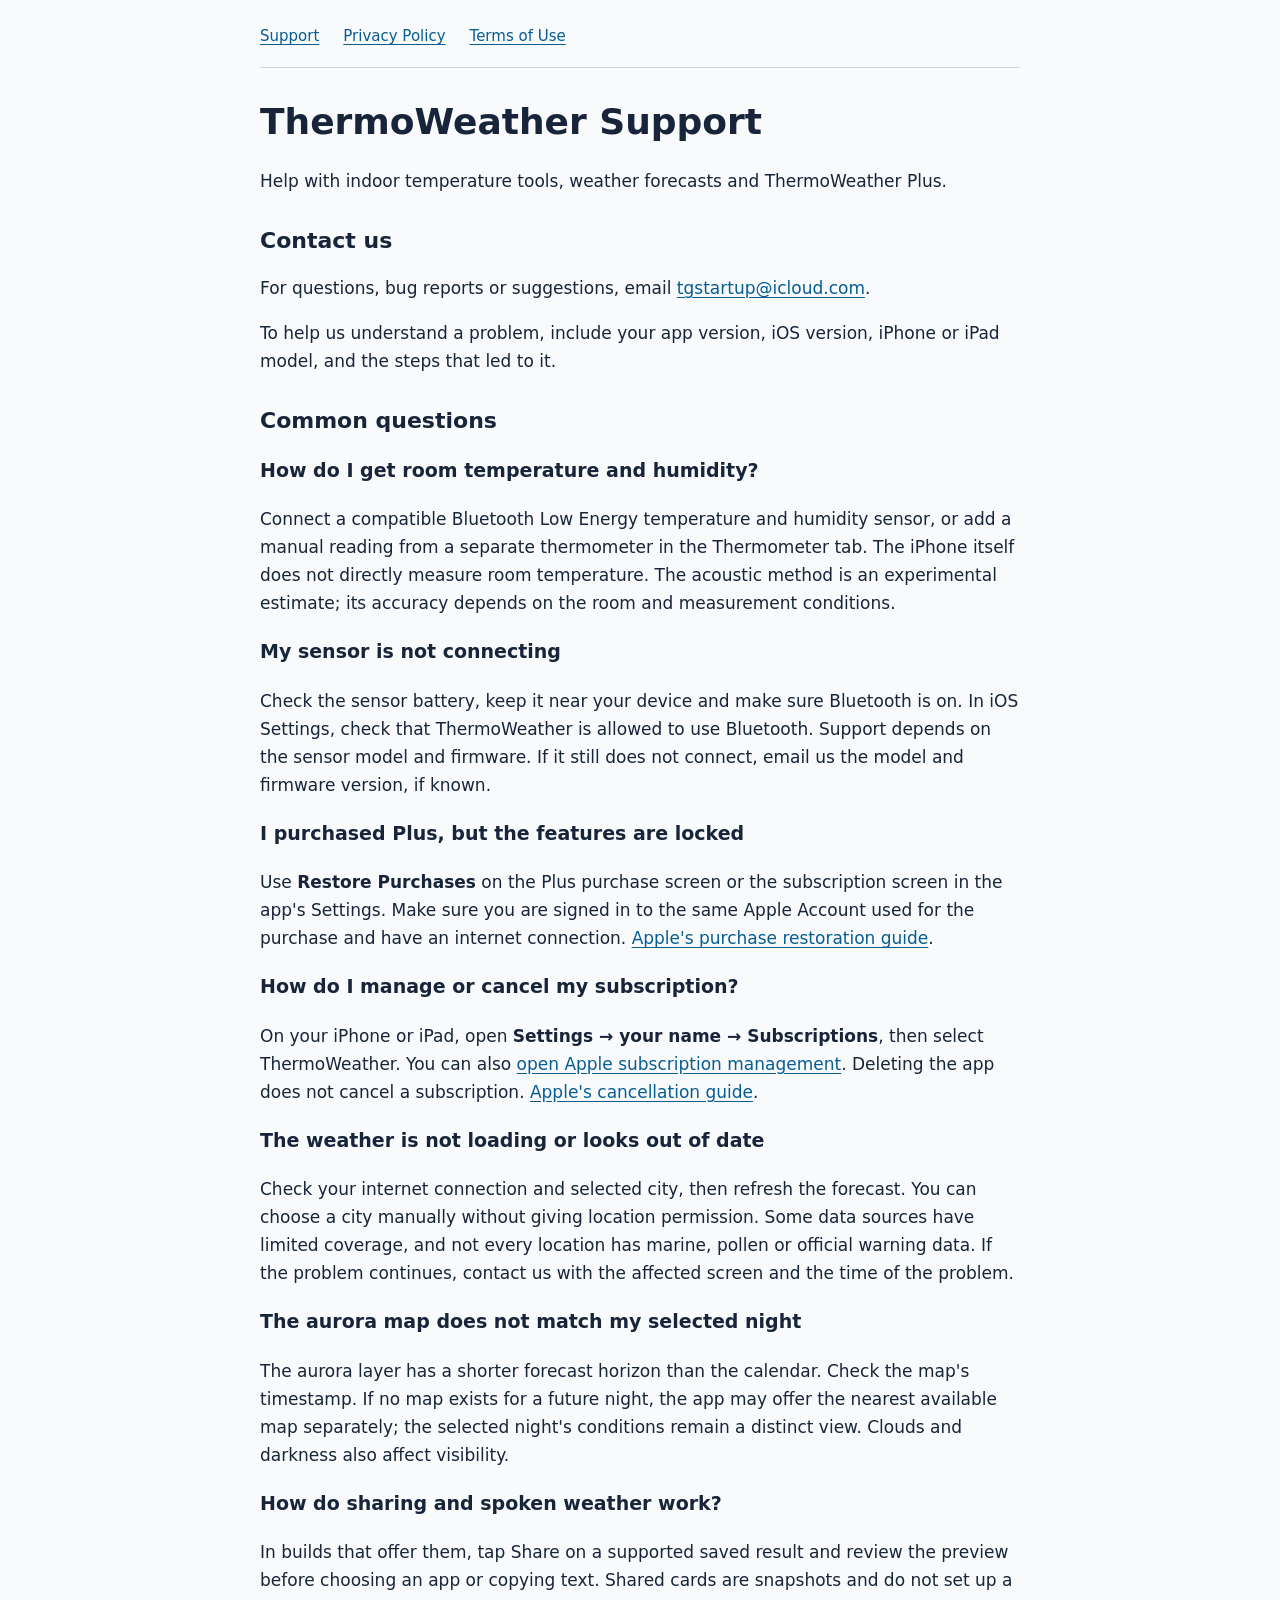
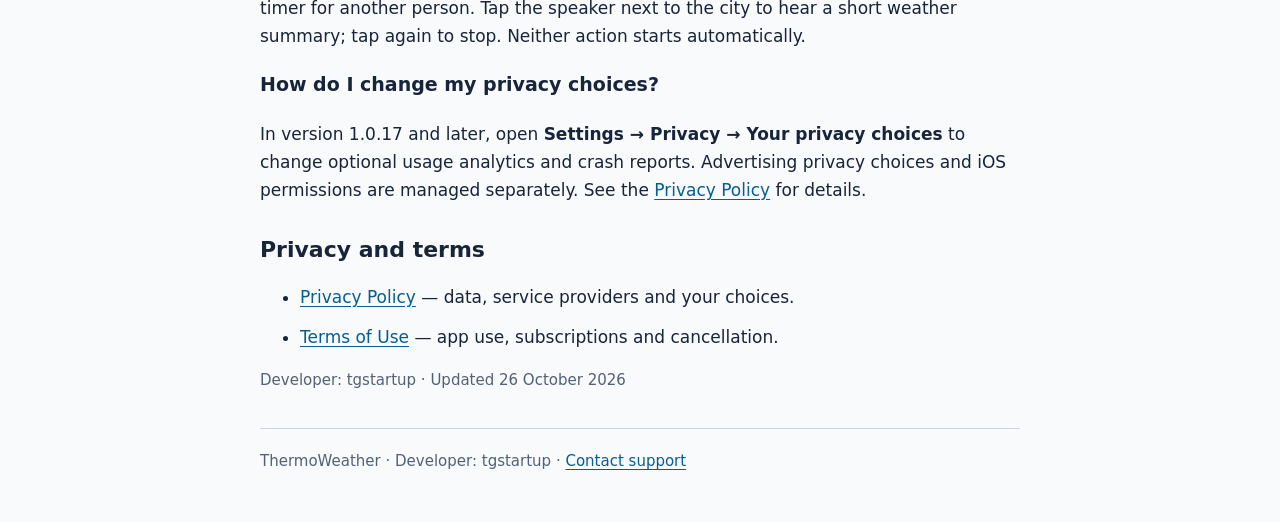
<file: index.html>
<!DOCTYPE html>
<html lang="en">
<head>
<meta charset="utf-8">
<meta name="viewport" content="width=device-width,initial-scale=1">
<meta name="description" content="ThermoWeather support: contact us, restore Plus purchases, manage subscriptions, and get help with sensors and weather.">
<meta name="referrer" content="strict-origin-when-cross-origin">
<title>ThermoWeather — Support</title>
<link rel="canonical" href="https://mig4486.github.io/thermoweather-legal/">
<style>*{box-sizing:border-box}html{color-scheme:light dark}body{font-family:system-ui,-apple-system,BlinkMacSystemFont,"Segoe UI",sans-serif;max-width:800px;margin:0 auto;padding:24px 20px 48px;line-height:1.65;font-size:17px;color:#17243a;background:#f8fafc;overflow-wrap:anywhere}header,footer{font-size:15px}header{border-bottom:1px solid #cbd5e1;padding-bottom:18px}nav{display:flex;flex-wrap:wrap;gap:12px 24px}a{color:#075d92;text-underline-offset:3px}a:focus-visible{outline:3px solid #075d92;outline-offset:4px}h1{font-size:clamp(26px,6vw,36px);line-height:1.2;margin-top:32px}h2{font-size:22px;line-height:1.3;margin-top:32px}h3{font-size:19px}.meta{font-size:15px;color:#526177}.warn{padding:16px;border-left:4px solid #a66b00;background:#fff4d6;margin:24px 0}footer{border-top:1px solid #cbd5e1;margin-top:36px;padding-top:20px;color:#526177}li{margin:12px 0}@media(prefers-color-scheme:dark){body{background:#0b1220;color:#f4f7fb}a{color:#7fd4ff}.meta,footer{color:#aab8ca}header,footer{border-color:#38485f}.warn{background:#302b22;border-color:#ffc24b}a:focus-visible{outline-color:#7fd4ff}}@media print{body{max-width:none;background:#fff;color:#000;font-size:11pt}header,footer{display:none}a{color:inherit}h2{break-after:avoid}}</style>
</head>
<body>
<header><nav aria-label="Support and legal documents"><a href="./" aria-current="page">Support</a><a href="privacy_policy.html">Privacy Policy</a><a href="terms_of_use.html">Terms of Use</a></nav></header>
<main>
<h1>ThermoWeather Support</h1>
<p>Help with indoor temperature tools, weather forecasts and ThermoWeather Plus.</p>

<section aria-labelledby="contact">
<h2 id="contact">Contact us</h2>
<p>For questions, bug reports or suggestions, email
<a href="mailto:tgstartup@icloud.com?subject=ThermoWeather%20Support">tgstartup@icloud.com</a>.</p>
<p>To help us understand a problem, include your app version, iOS version,
iPhone or iPad model, and the steps that led to it.</p>
</section>

<section aria-labelledby="help">
<h2 id="help">Common questions</h2>

<h3>How do I get room temperature and humidity?</h3>
<p>Connect a compatible Bluetooth Low Energy temperature and humidity sensor,
or add a manual reading from a separate thermometer in the Thermometer tab.
The iPhone itself does not directly measure room temperature. The acoustic
method is an experimental estimate; its accuracy depends on the room and
measurement conditions.</p>

<h3>My sensor is not connecting</h3>
<p>Check the sensor battery, keep it near your device and make sure Bluetooth
is on. In iOS Settings, check that ThermoWeather is allowed to use Bluetooth.
Support depends on the sensor model and firmware. If it still does not
connect, email us the model and firmware version, if known.</p>

<h3>I purchased Plus, but the features are locked</h3>
<p>Use <b>Restore Purchases</b> on the Plus purchase screen or the subscription
screen in the app's Settings. Make sure you are signed in to the same Apple
Account used for the purchase and have an internet connection.
<a href="https://support.apple.com/en-us/108096">Apple's purchase restoration guide</a>.</p>

<h3>How do I manage or cancel my subscription?</h3>
<p>On your iPhone or iPad, open <b>Settings → your name → Subscriptions</b>,
then select ThermoWeather. You can also
<a href="https://apps.apple.com/account/subscriptions">open Apple subscription management</a>.
Deleting the app does not cancel a subscription.
<a href="https://support.apple.com/en-us/118428">Apple's cancellation guide</a>.</p>

<h3>The weather is not loading or looks out of date</h3>
<p>Check your internet connection and selected city, then refresh the forecast.
You can choose a city manually without giving location permission.
Some data sources have limited coverage, and not every location has marine,
pollen or official warning data. If the problem continues, contact us with
the affected screen and the time of the problem.</p>

<h3>The aurora map does not match my selected night</h3>
<p>The aurora layer has a shorter forecast horizon than the calendar. Check the
map's timestamp. If no map exists for a future night, the app may offer the nearest
available map separately; the selected night's conditions remain a distinct view.
Clouds and darkness also affect visibility.</p>

<h3>How do sharing and spoken weather work?</h3>
<p>In builds that offer them, tap Share on a supported saved result and review the
preview before choosing an app or copying text. Shared cards are snapshots and do
not set up a timer for another person. Tap the speaker next to the city to hear a
short weather summary; tap again to stop. Neither action starts automatically.</p>

<h3>How do I change my privacy choices?</h3>
<p>In version 1.0.17 and later, open <b>Settings → Privacy → Your privacy choices</b>
to change optional usage analytics and crash reports. Advertising privacy
choices and iOS permissions are managed separately.
See the <a href="privacy_policy.html">Privacy Policy</a> for details.</p>
</section>

<section aria-labelledby="legal">
<h2 id="legal">Privacy and terms</h2>
<ul>
<li><a href="privacy_policy.html">Privacy Policy</a> — data, service providers and your choices.</li>
<li><a href="terms_of_use.html">Terms of Use</a> — app use, subscriptions and cancellation.</li>
</ul>
<p class="meta">Developer: tgstartup · Updated 26 October 2026</p>
</section>
</main>
<footer>ThermoWeather · Developer: tgstartup · <a href="mailto:tgstartup@icloud.com">Contact support</a></footer>
</body>
</html>
</file>
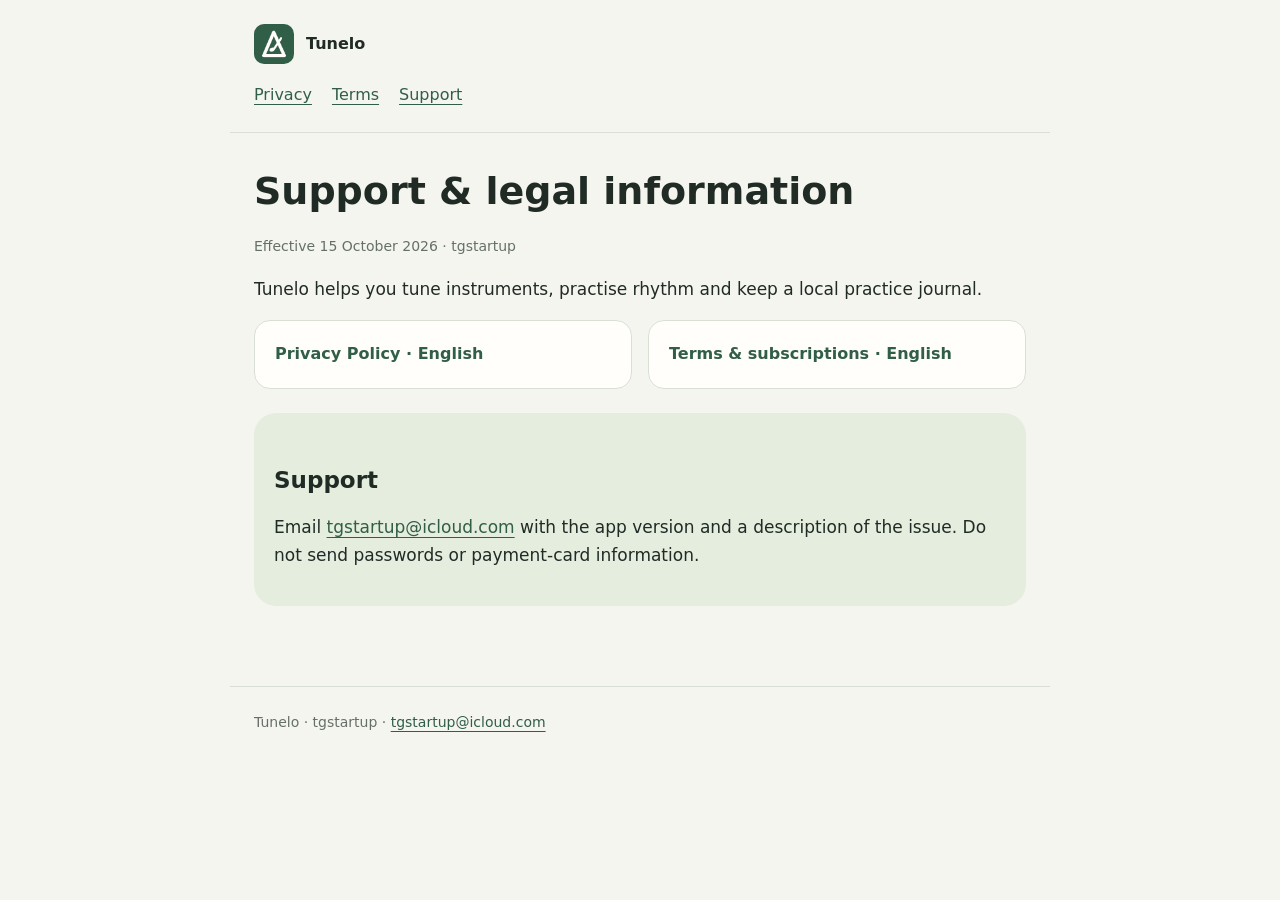
<file: tuner/index.html>
<!doctype html>
<html lang="en"><head><meta charset="utf-8"><meta name="viewport" content="width=device-width, initial-scale=1"><meta name="color-scheme" content="light dark"><title>Support &amp; legal information · Tunelo</title><link rel="stylesheet" href="styles.css"><link rel="icon" href="icon.png"></head>
<body><header><a class="brand" href=""><img src="icon.png" alt="">Tunelo</a><nav aria-label="Navigation"><a href="privacy/">Privacy</a><a href="terms/">Terms</a><a href="mailto:tgstartup@icloud.com">Support</a></nav></header>
<main><h1>Support &amp; legal information</h1><p class="meta">Effective 15 October 2026 · tgstartup</p>
<p>Tunelo helps you tune instruments, practise rhythm and keep a local practice journal.</p>
<div class="links"><a href="privacy/">Privacy Policy · English</a><a href="terms/">Terms &amp; subscriptions · English</a></div>
<section class="card"><h2>Support</h2><p>Email <a href="mailto:tgstartup@icloud.com">tgstartup@icloud.com</a> with the app version and a description of the issue. Do not send passwords or payment-card information.</p></section>
</main>
<footer>Tunelo · tgstartup · <a href="mailto:tgstartup@icloud.com">tgstartup@icloud.com</a></footer></body></html>
</file>
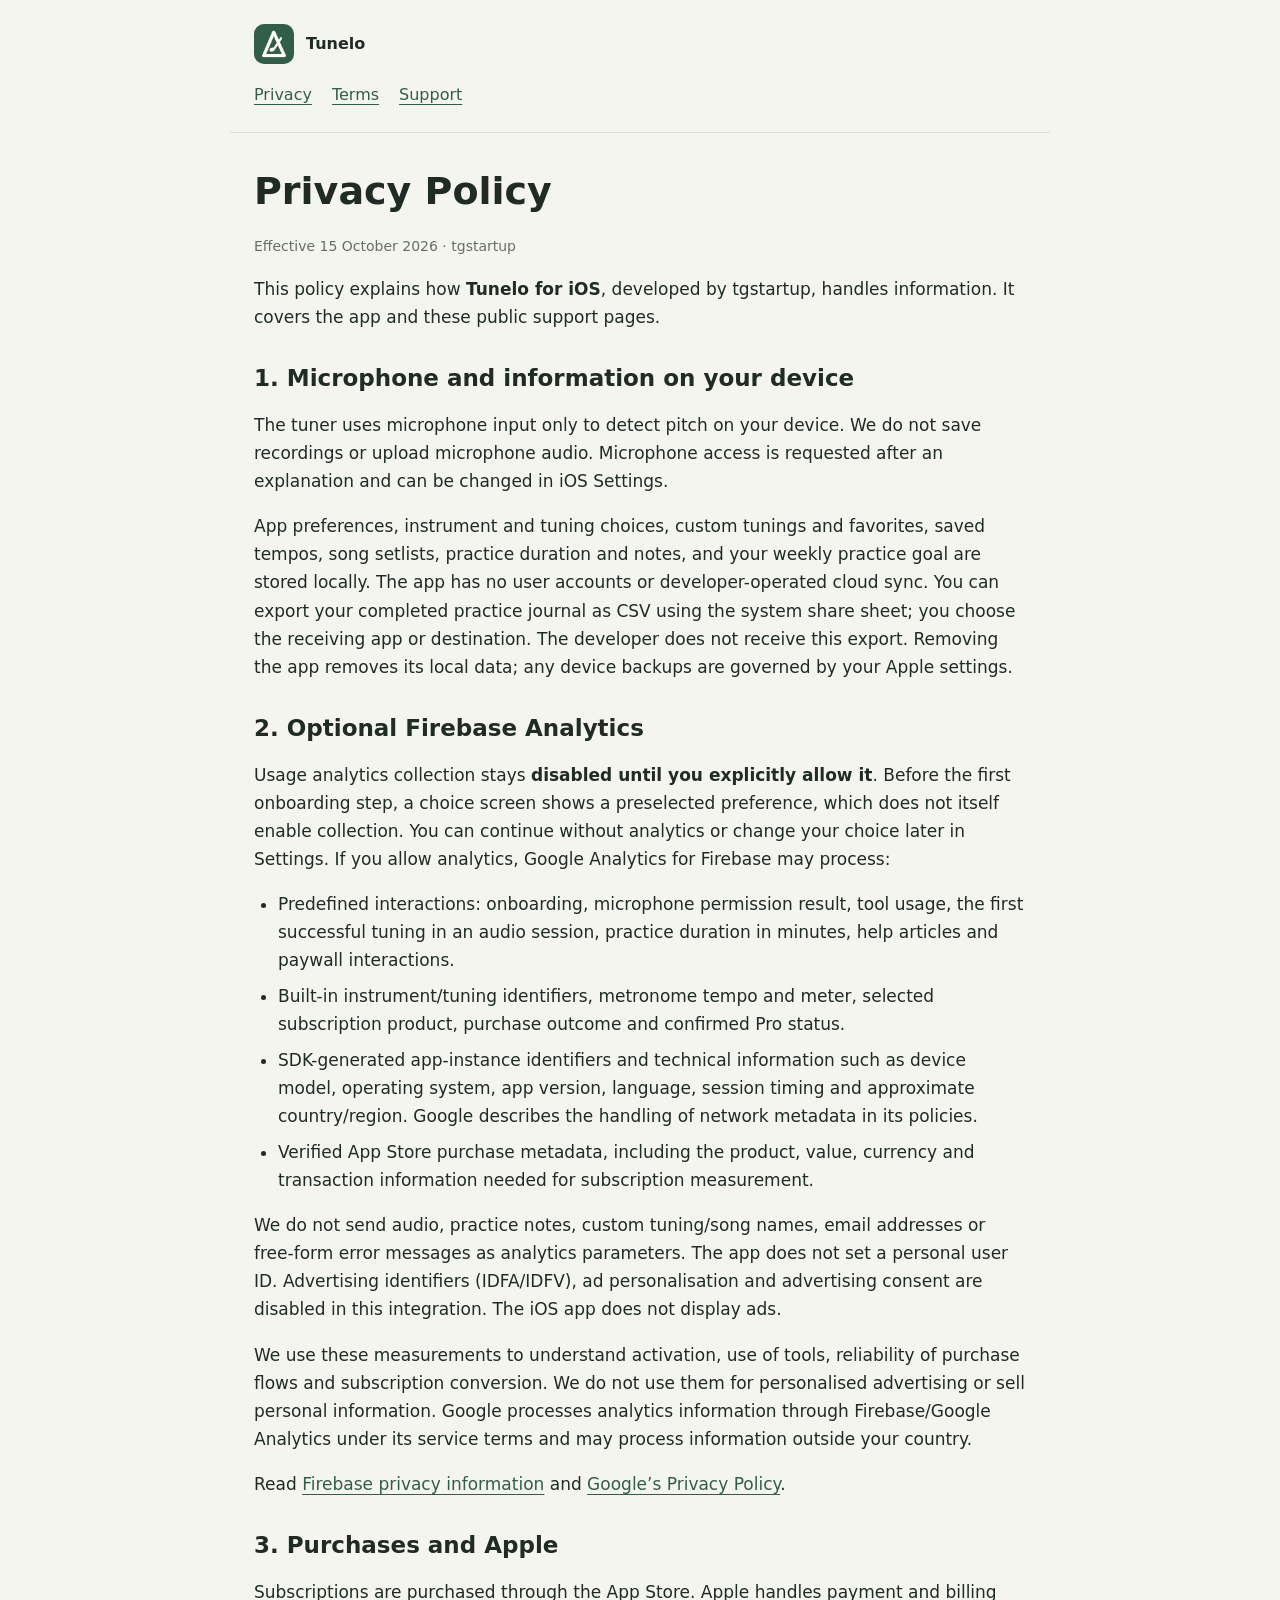
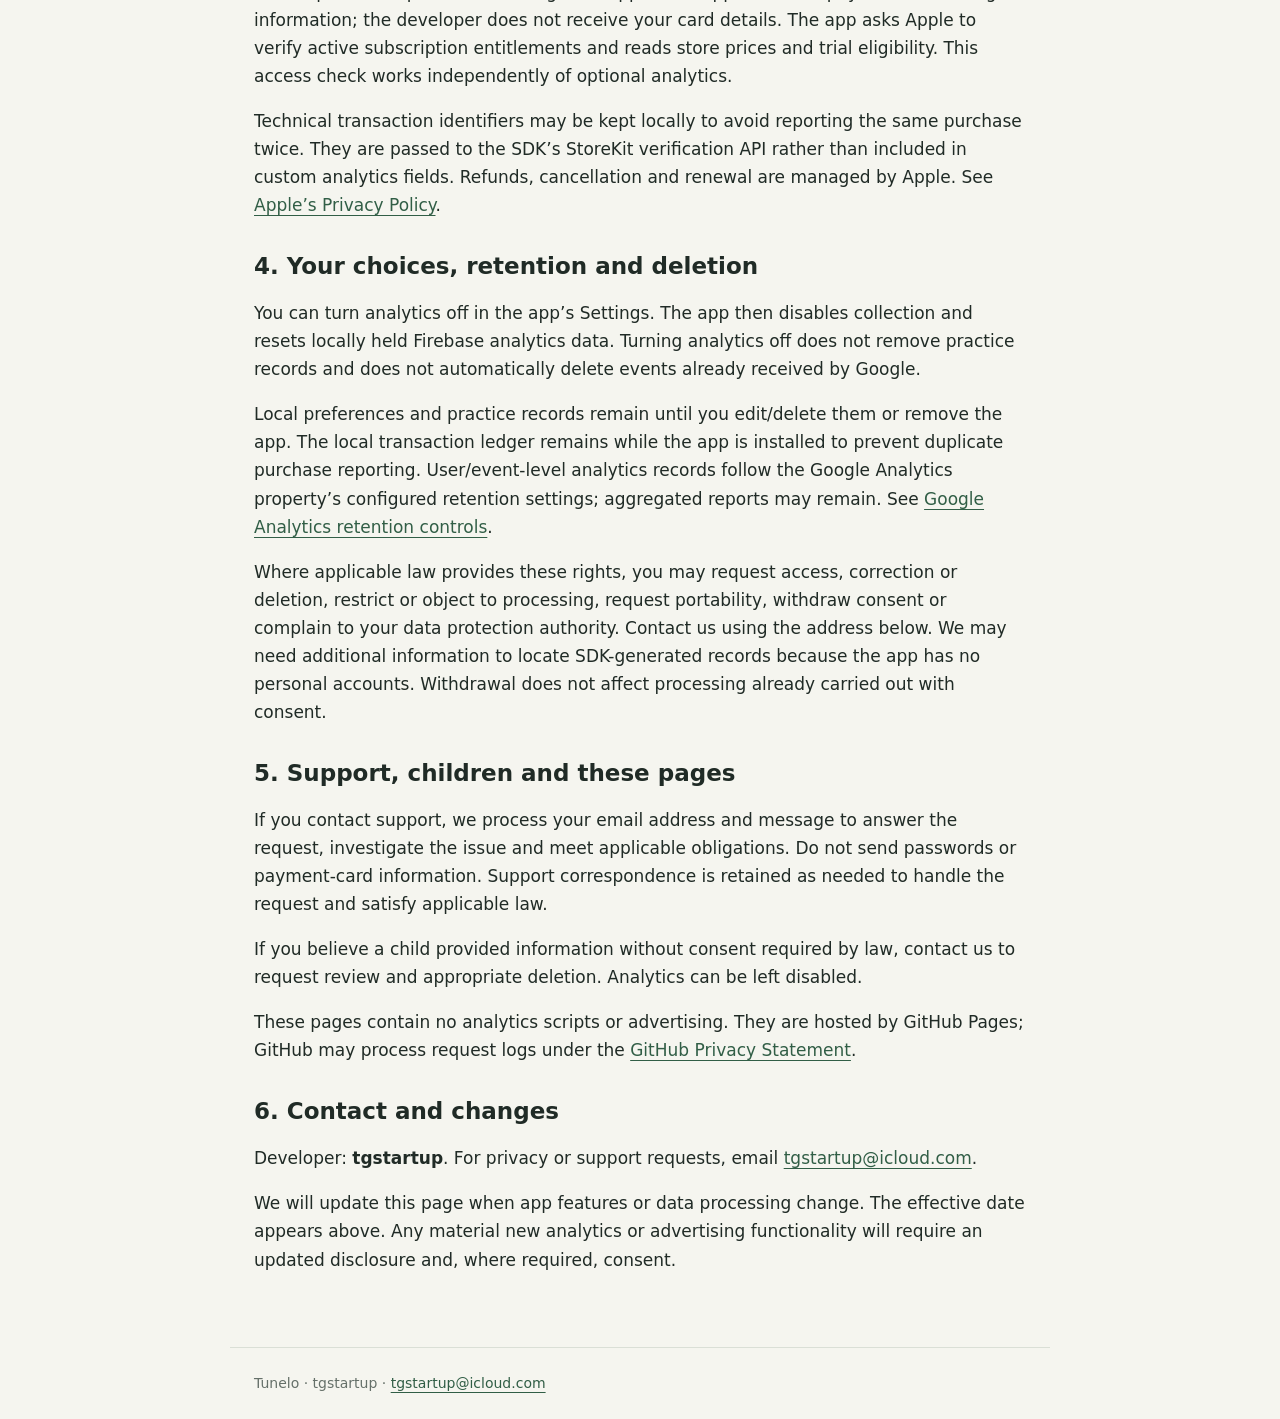
<file: tuner/privacy/index.html>
<!doctype html>
<html lang="en"><head><meta charset="utf-8"><meta name="viewport" content="width=device-width, initial-scale=1"><meta name="color-scheme" content="light dark"><title>Privacy Policy · Tunelo</title><link rel="stylesheet" href="../styles.css"><link rel="icon" href="../icon.png"></head>
<body><header><a class="brand" href="../"><img src="../icon.png" alt="">Tunelo</a><nav aria-label="Navigation"><a href="../privacy/">Privacy</a><a href="../terms/">Terms</a><a href="mailto:tgstartup@icloud.com">Support</a></nav></header>
<main><h1>Privacy Policy</h1><p class="meta">Effective 15 October 2026 · tgstartup</p>
<p>This policy explains how <strong>Tunelo for iOS</strong>, developed by tgstartup, handles information. It covers the app and these public support pages.</p>
<h2>1. Microphone and information on your device</h2>
<p>The tuner uses microphone input only to detect pitch on your device. We do not save recordings or upload microphone audio. Microphone access is requested after an explanation and can be changed in iOS Settings.</p>
<p>App preferences, instrument and tuning choices, custom tunings and favorites, saved tempos, song setlists, practice duration and notes, and your weekly practice goal are stored locally. The app has no user accounts or developer-operated cloud sync. You can export your completed practice journal as CSV using the system share sheet; you choose the receiving app or destination. The developer does not receive this export. Removing the app removes its local data; any device backups are governed by your Apple settings.</p>
<h2>2. Optional Firebase Analytics</h2>
<p>Usage analytics collection stays <strong>disabled until you explicitly allow it</strong>. Before the first onboarding step, a choice screen shows a preselected preference, which does not itself enable collection. You can continue without analytics or change your choice later in Settings. If you allow analytics, Google Analytics for Firebase may process:</p>
<ul><li>Predefined interactions: onboarding, microphone permission result, tool usage, the first successful tuning in an audio session, practice duration in minutes, help articles and paywall interactions.</li><li>Built-in instrument/tuning identifiers, metronome tempo and meter, selected subscription product, purchase outcome and confirmed Pro status.</li><li>SDK-generated app-instance identifiers and technical information such as device model, operating system, app version, language, session timing and approximate country/region. Google describes the handling of network metadata in its policies.</li><li>Verified App Store purchase metadata, including the product, value, currency and transaction information needed for subscription measurement.</li></ul>
<p>We do not send audio, practice notes, custom tuning/song names, email addresses or free-form error messages as analytics parameters. The app does not set a personal user ID. Advertising identifiers (IDFA/IDFV), ad personalisation and advertising consent are disabled in this integration. The iOS app does not display ads.</p>
<p>We use these measurements to understand activation, use of tools, reliability of purchase flows and subscription conversion. We do not use them for personalised advertising or sell personal information. Google processes analytics information through Firebase/Google Analytics under its service terms and may process information outside your country.</p>
<p>Read <a href="https://firebase.google.com/support/privacy">Firebase privacy information</a> and <a href="https://policies.google.com/privacy">Google’s Privacy Policy</a>.</p>
<h2>3. Purchases and Apple</h2>
<p>Subscriptions are purchased through the App Store. Apple handles payment and billing information; the developer does not receive your card details. The app asks Apple to verify active subscription entitlements and reads store prices and trial eligibility. This access check works independently of optional analytics.</p>
<p>Technical transaction identifiers may be kept locally to avoid reporting the same purchase twice. They are passed to the SDK’s StoreKit verification API rather than included in custom analytics fields. Refunds, cancellation and renewal are managed by Apple. See <a href="https://www.apple.com/legal/privacy/">Apple’s Privacy Policy</a>.</p>
<h2>4. Your choices, retention and deletion</h2>
<p>You can turn analytics off in the app’s Settings. The app then disables collection and resets locally held Firebase analytics data. Turning analytics off does not remove practice records and does not automatically delete events already received by Google.</p>
<p>Local preferences and practice records remain until you edit/delete them or remove the app. The local transaction ledger remains while the app is installed to prevent duplicate purchase reporting. User/event-level analytics records follow the Google Analytics property’s configured retention settings; aggregated reports may remain. See <a href="https://support.google.com/analytics/answer/7667196">Google Analytics retention controls</a>.</p>
<p>Where applicable law provides these rights, you may request access, correction or deletion, restrict or object to processing, request portability, withdraw consent or complain to your data protection authority. Contact us using the address below. We may need additional information to locate SDK-generated records because the app has no personal accounts. Withdrawal does not affect processing already carried out with consent.</p>
<h2>5. Support, children and these pages</h2>
<p>If you contact support, we process your email address and message to answer the request, investigate the issue and meet applicable obligations. Do not send passwords or payment-card information. Support correspondence is retained as needed to handle the request and satisfy applicable law.</p>
<p>If you believe a child provided information without consent required by law, contact us to request review and appropriate deletion. Analytics can be left disabled.</p>
<p>These pages contain no analytics scripts or advertising. They are hosted by GitHub Pages; GitHub may process request logs under the <a href="https://docs.github.com/en/site-policy/privacy-policies/github-general-privacy-statement">GitHub Privacy Statement</a>.</p>
<h2>6. Contact and changes</h2>
<p>Developer: <strong>tgstartup</strong>. For privacy or support requests, email <a href="mailto:tgstartup@icloud.com">tgstartup@icloud.com</a>.</p>
<p>We will update this page when app features or data processing change. The effective date appears above. Any material new analytics or advertising functionality will require an updated disclosure and, where required, consent.</p>
</main>
<footer>Tunelo · tgstartup · <a href="mailto:tgstartup@icloud.com">tgstartup@icloud.com</a></footer></body></html>
</file>
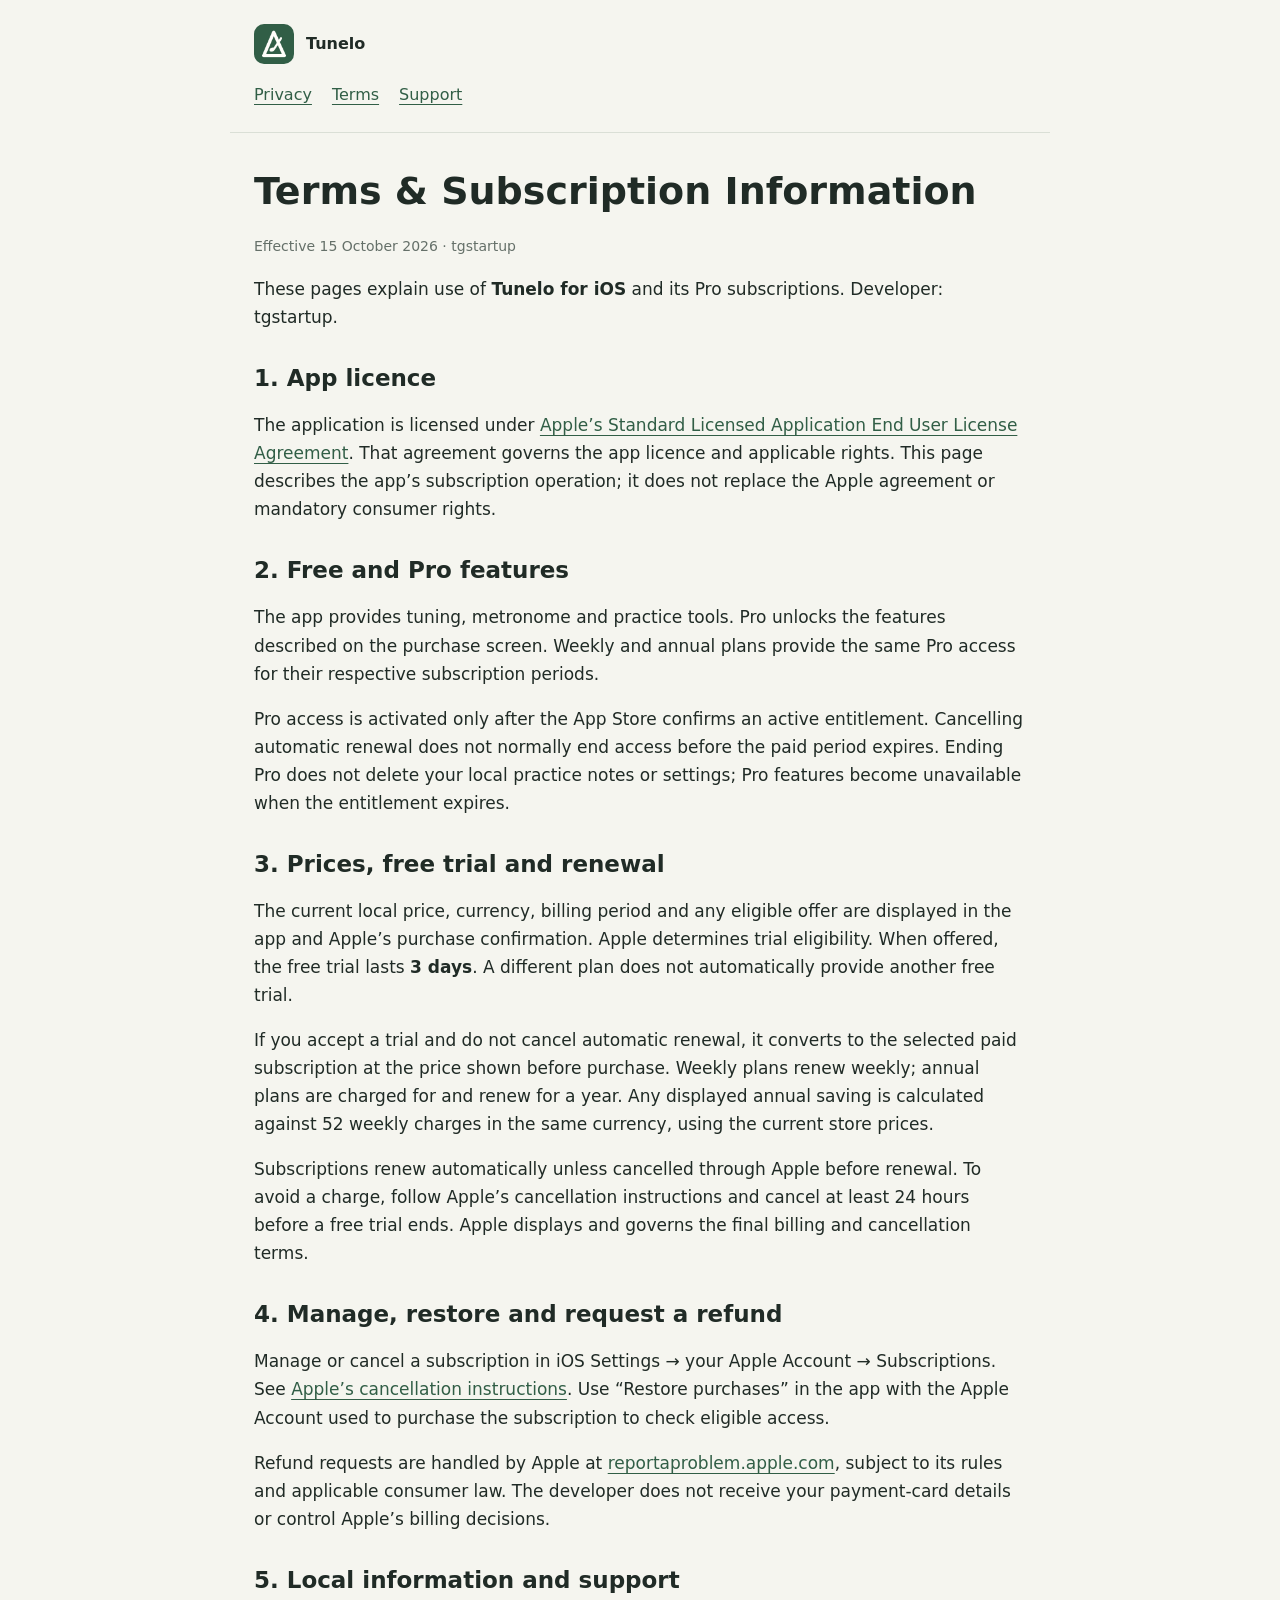
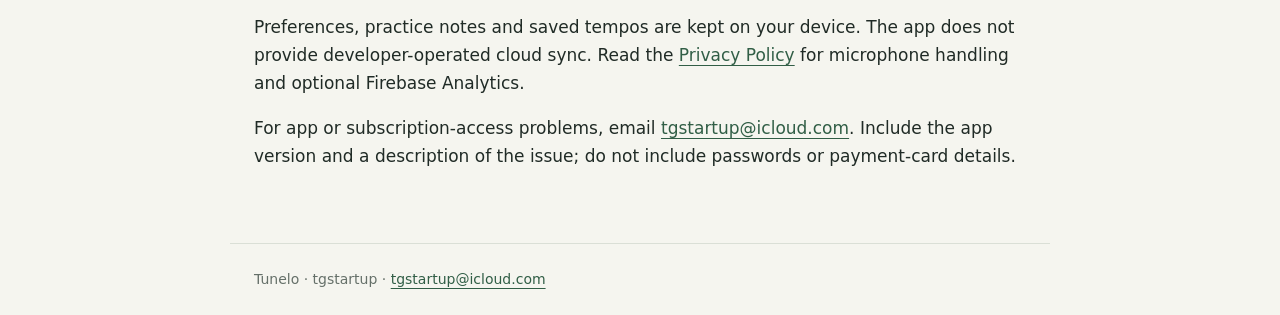
<file: tuner/terms/index.html>
<!doctype html>
<html lang="en"><head><meta charset="utf-8"><meta name="viewport" content="width=device-width, initial-scale=1"><meta name="color-scheme" content="light dark"><title>Terms &amp; Subscription Information · Tunelo</title><link rel="stylesheet" href="../styles.css"><link rel="icon" href="../icon.png"></head>
<body><header><a class="brand" href="../"><img src="../icon.png" alt="">Tunelo</a><nav aria-label="Navigation"><a href="../privacy/">Privacy</a><a href="../terms/">Terms</a><a href="mailto:tgstartup@icloud.com">Support</a></nav></header>
<main><h1>Terms &amp; Subscription Information</h1><p class="meta">Effective 15 October 2026 · tgstartup</p>
<p>These pages explain use of <strong>Tunelo for iOS</strong> and its Pro subscriptions. Developer: tgstartup.</p>
<h2>1. App licence</h2>
<p>The application is licensed under <a href="https://www.apple.com/legal/internet-services/itunes/dev/stdeula/">Apple’s Standard Licensed Application End User License Agreement</a>. That agreement governs the app licence and applicable rights. This page describes the app’s subscription operation; it does not replace the Apple agreement or mandatory consumer rights.</p>
<h2>2. Free and Pro features</h2>
<p>The app provides tuning, metronome and practice tools. Pro unlocks the features described on the purchase screen. Weekly and annual plans provide the same Pro access for their respective subscription periods.</p>
<p>Pro access is activated only after the App Store confirms an active entitlement. Cancelling automatic renewal does not normally end access before the paid period expires. Ending Pro does not delete your local practice notes or settings; Pro features become unavailable when the entitlement expires.</p>
<h2>3. Prices, free trial and renewal</h2>
<p>The current local price, currency, billing period and any eligible offer are displayed in the app and Apple’s purchase confirmation. Apple determines trial eligibility. When offered, the free trial lasts <strong>3 days</strong>. A different plan does not automatically provide another free trial.</p>
<p>If you accept a trial and do not cancel automatic renewal, it converts to the selected paid subscription at the price shown before purchase. Weekly plans renew weekly; annual plans are charged for and renew for a year. Any displayed annual saving is calculated against 52 weekly charges in the same currency, using the current store prices.</p>
<p>Subscriptions renew automatically unless cancelled through Apple before renewal. To avoid a charge, follow Apple’s cancellation instructions and cancel at least 24 hours before a free trial ends. Apple displays and governs the final billing and cancellation terms.</p>
<h2>4. Manage, restore and request a refund</h2>
<p>Manage or cancel a subscription in iOS Settings → your Apple Account → Subscriptions. See <a href="https://support.apple.com/118428">Apple’s cancellation instructions</a>. Use “Restore purchases” in the app with the Apple Account used to purchase the subscription to check eligible access.</p>
<p>Refund requests are handled by Apple at <a href="https://reportaproblem.apple.com/">reportaproblem.apple.com</a>, subject to its rules and applicable consumer law. The developer does not receive your payment-card details or control Apple’s billing decisions.</p>
<h2>5. Local information and support</h2>
<p>Preferences, practice notes and saved tempos are kept on your device. The app does not provide developer-operated cloud sync. Read the <a href="../privacy/">Privacy Policy</a> for microphone handling and optional Firebase Analytics.</p>
<p>For app or subscription-access problems, email <a href="mailto:tgstartup@icloud.com">tgstartup@icloud.com</a>. Include the app version and a description of the issue; do not include passwords or payment-card details.</p>
</main>
<footer>Tunelo · tgstartup · <a href="mailto:tgstartup@icloud.com">tgstartup@icloud.com</a></footer></body></html>
</file>
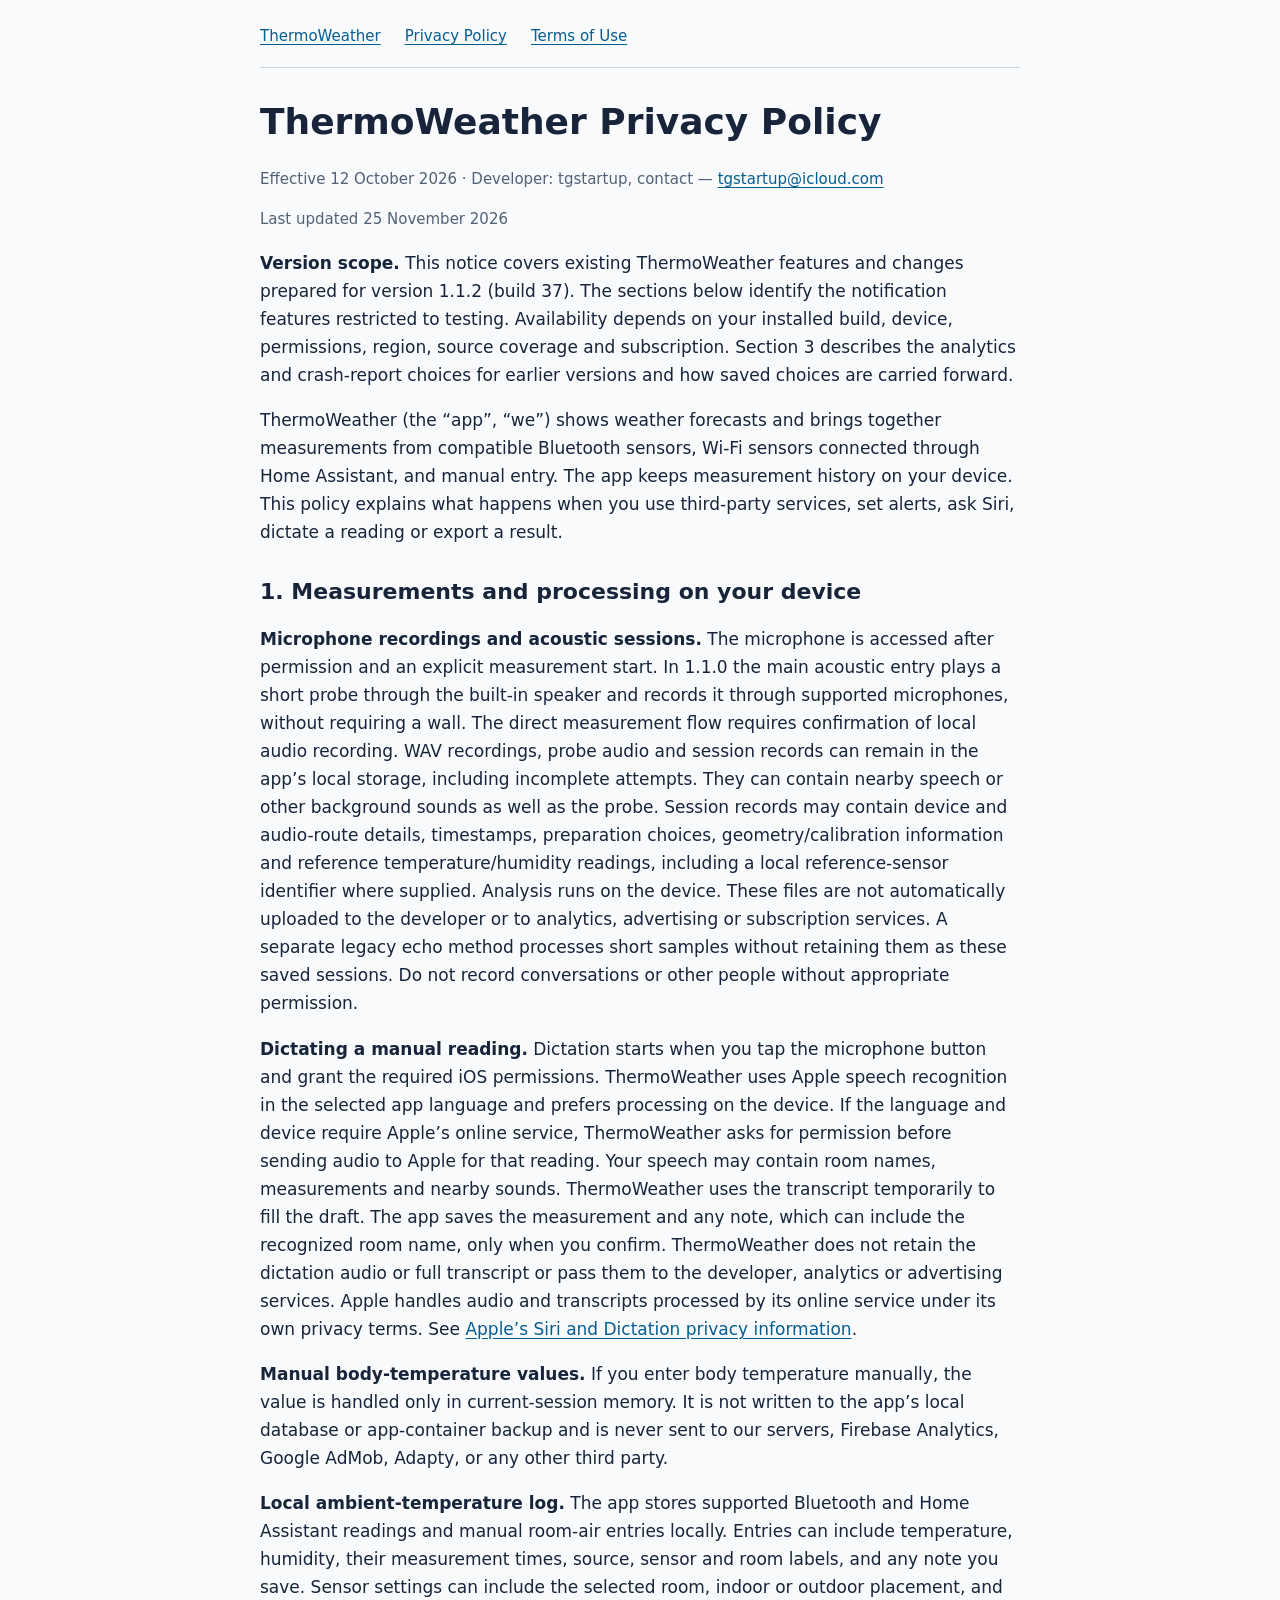
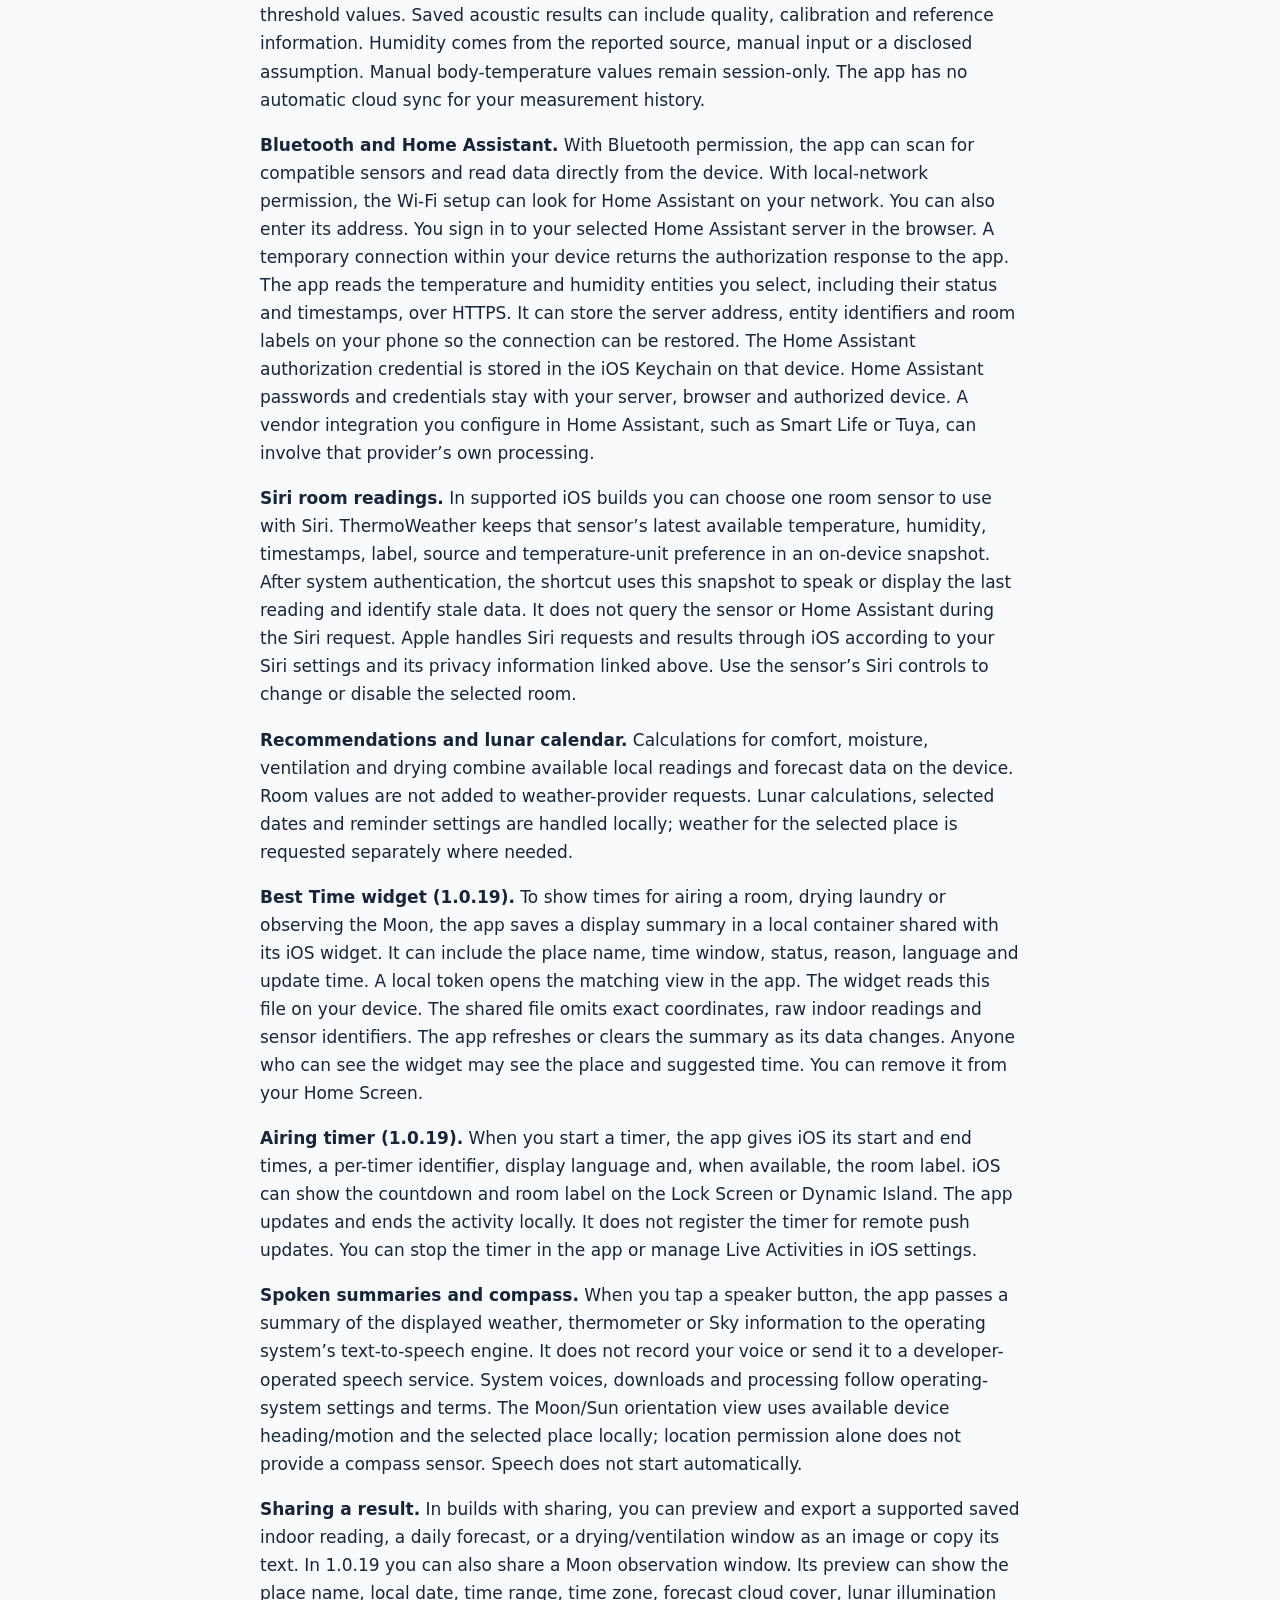
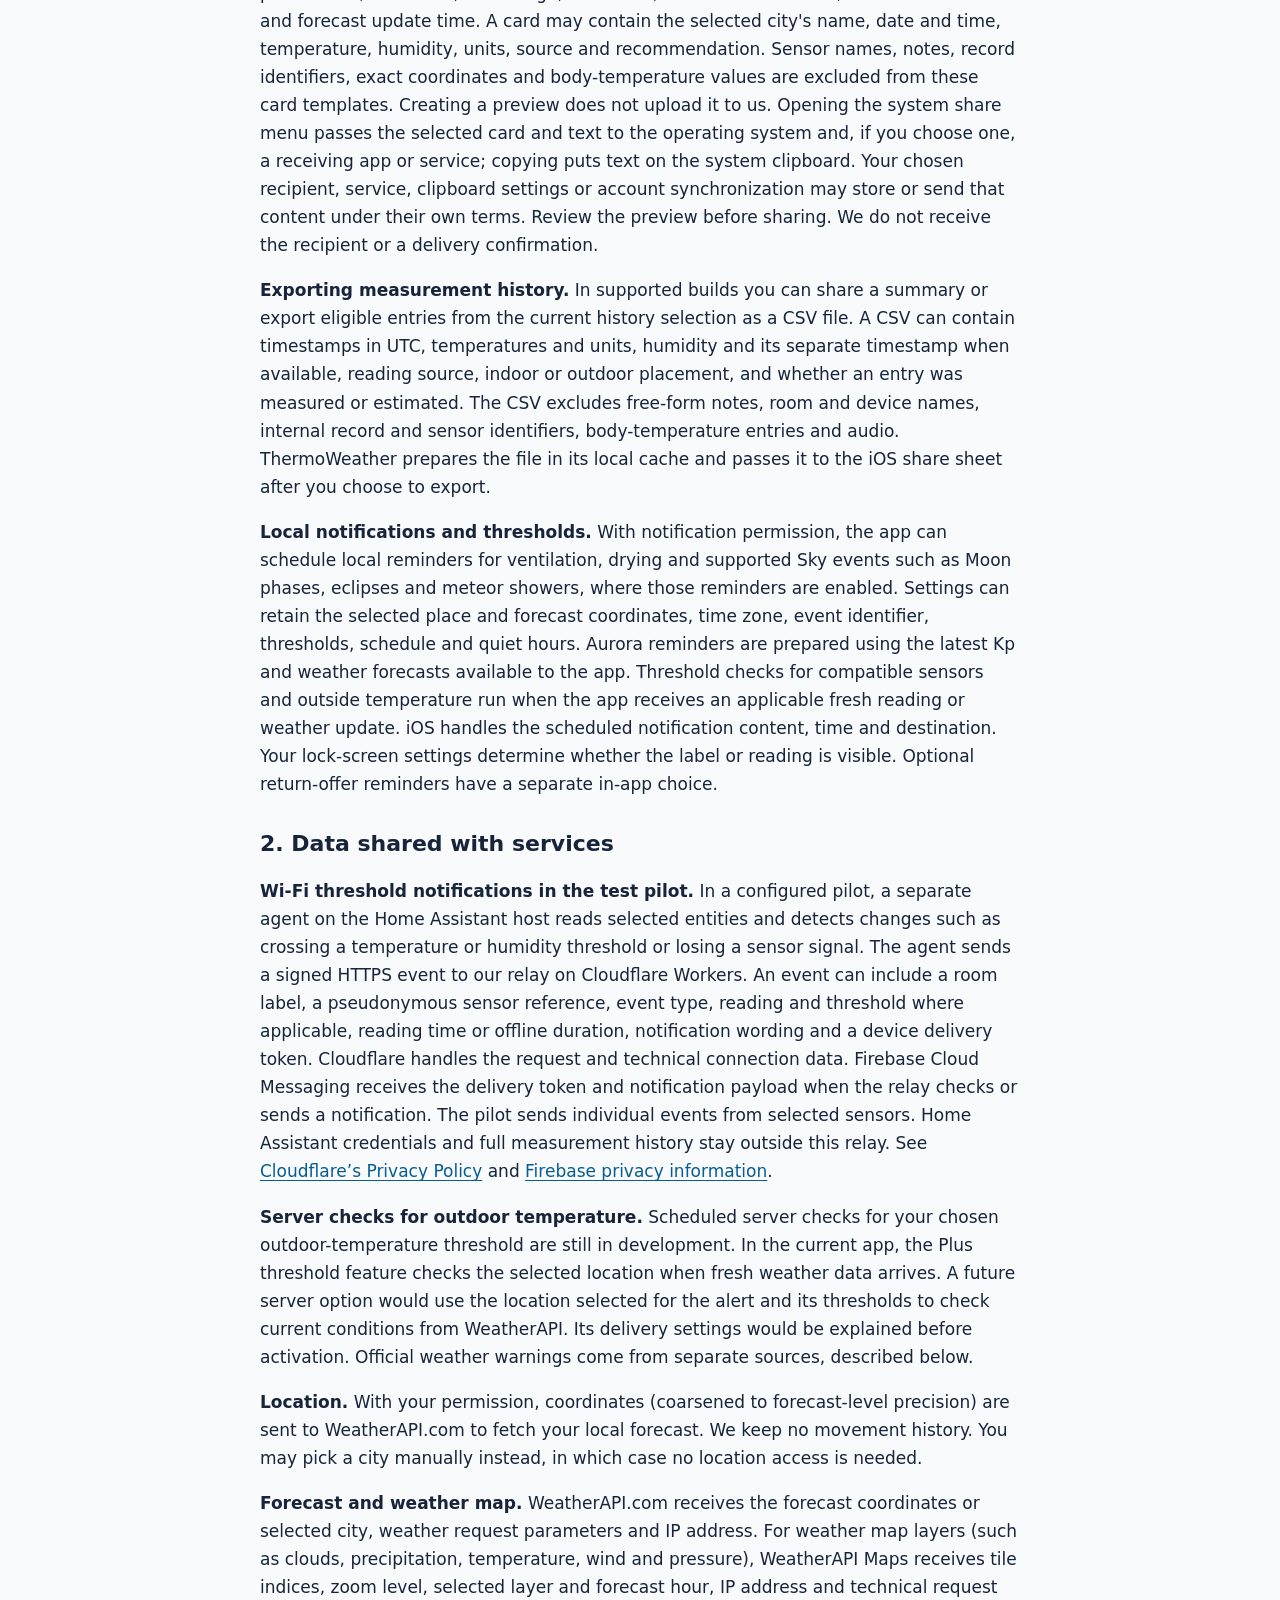
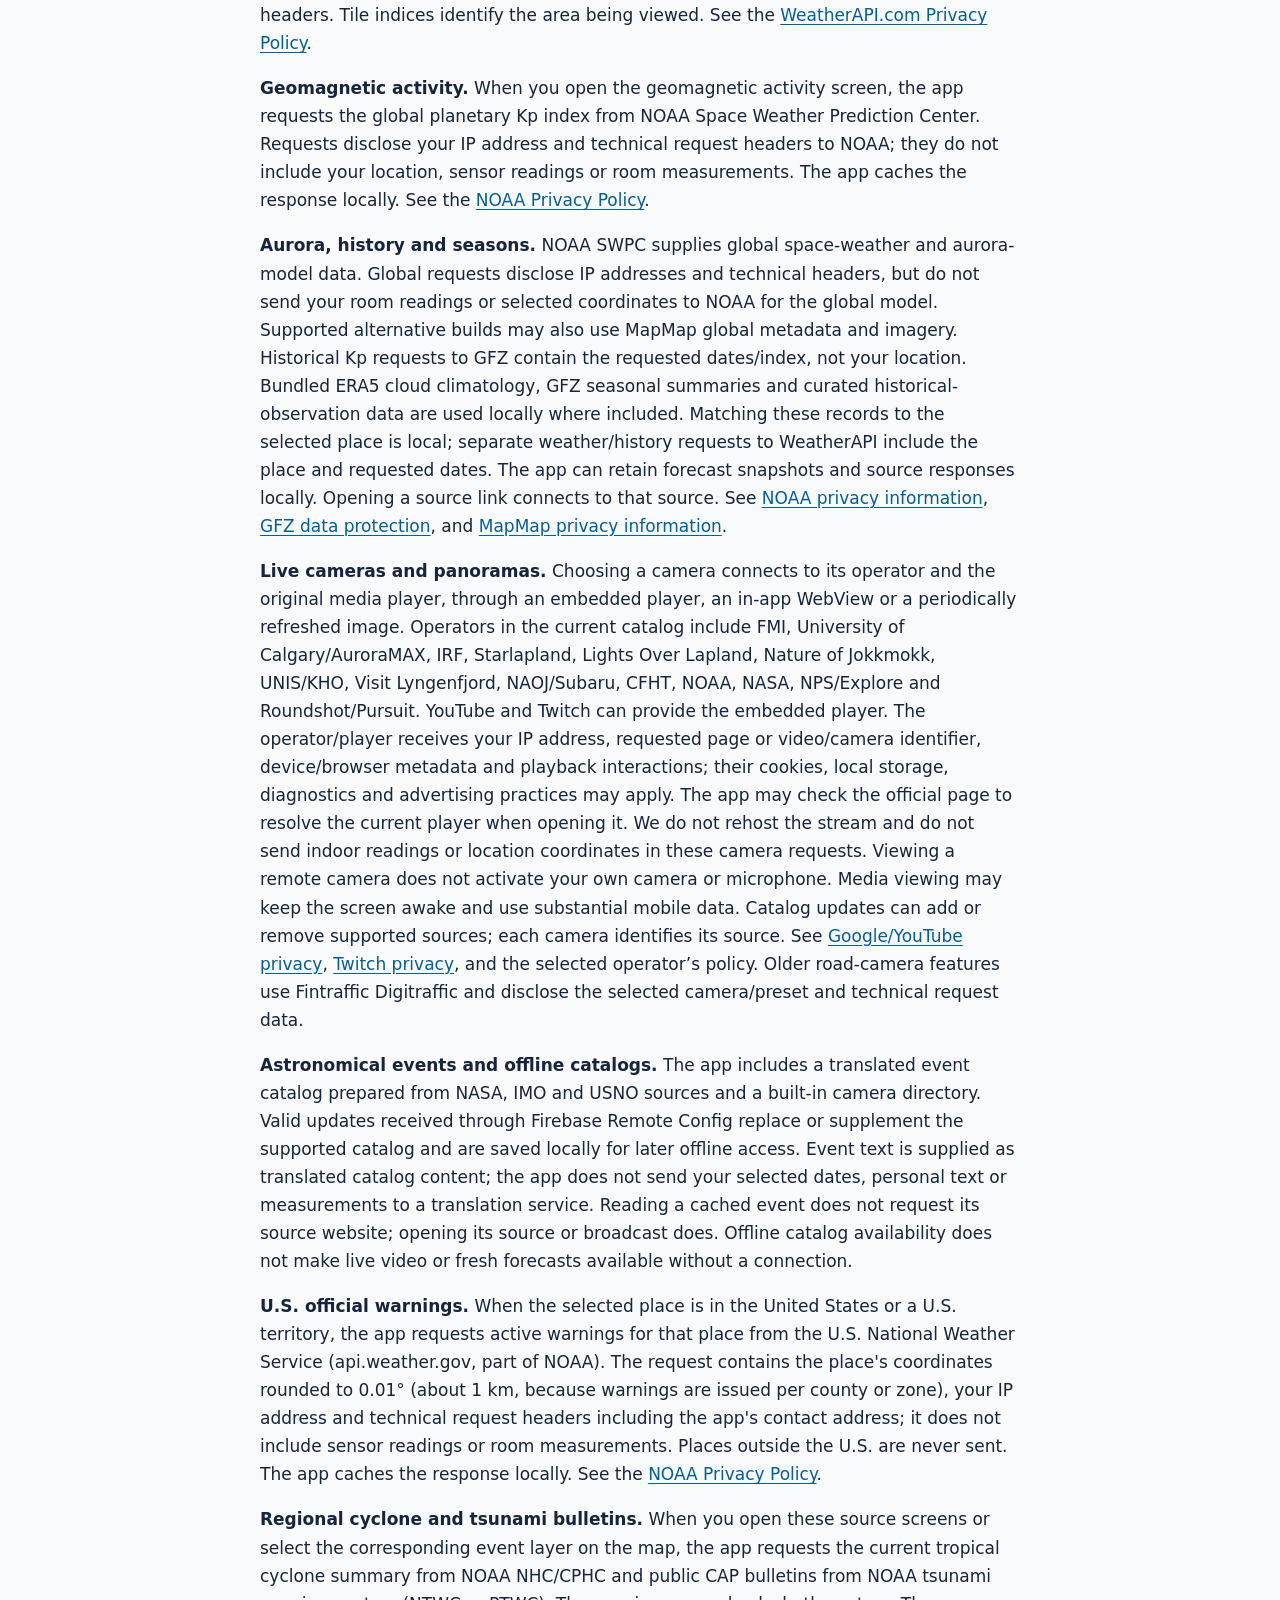
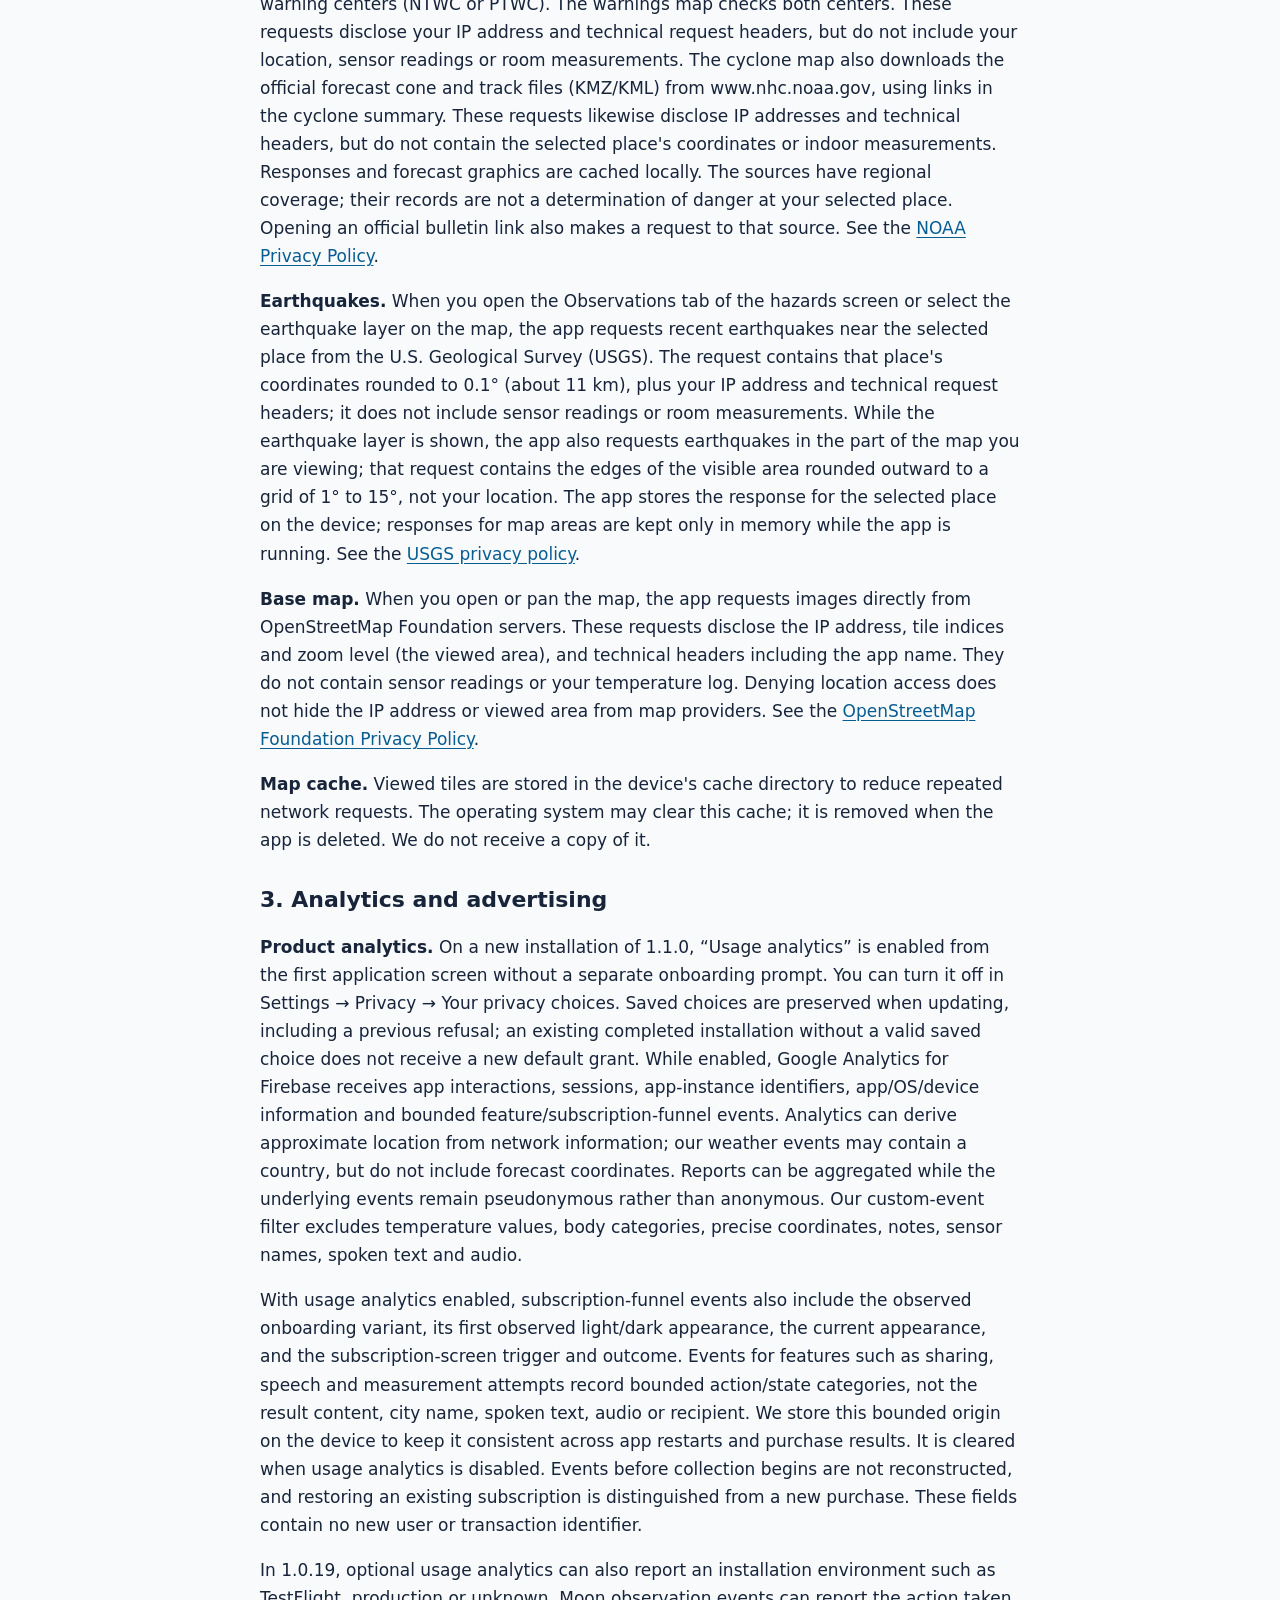
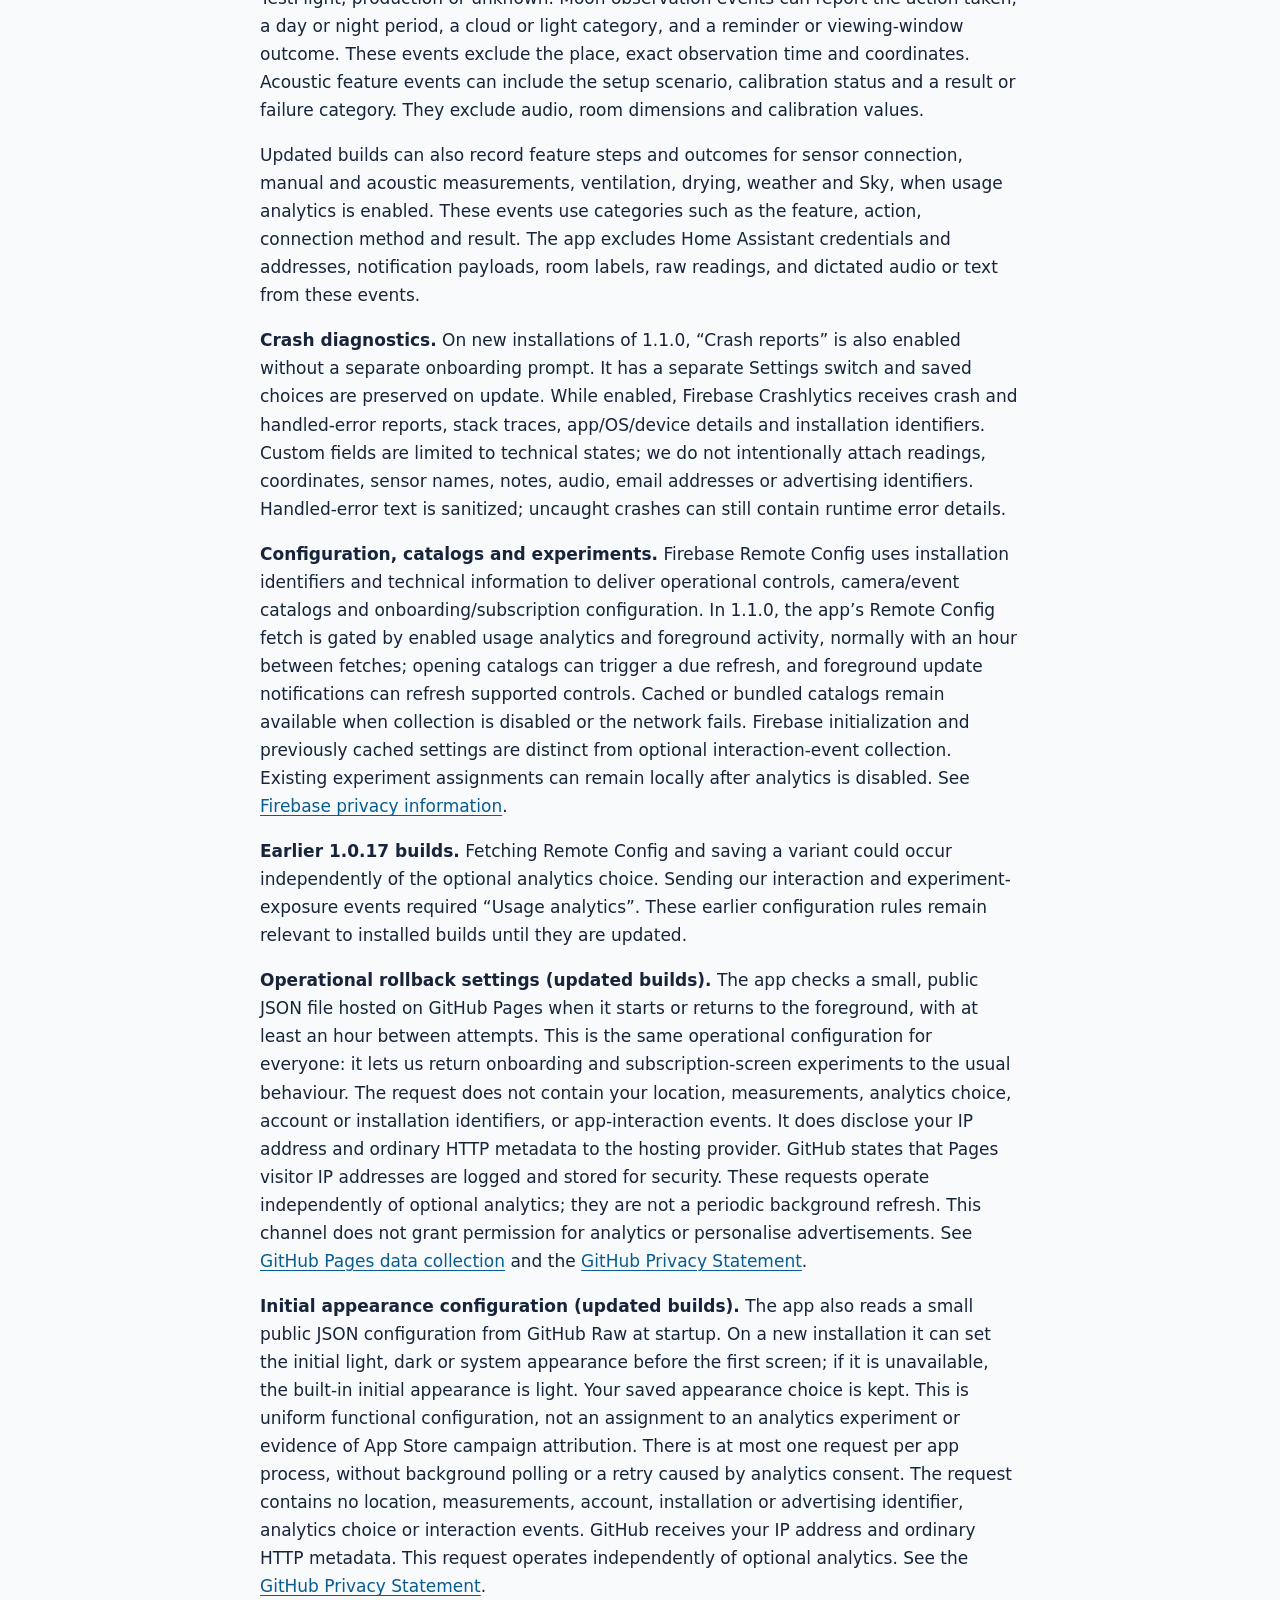
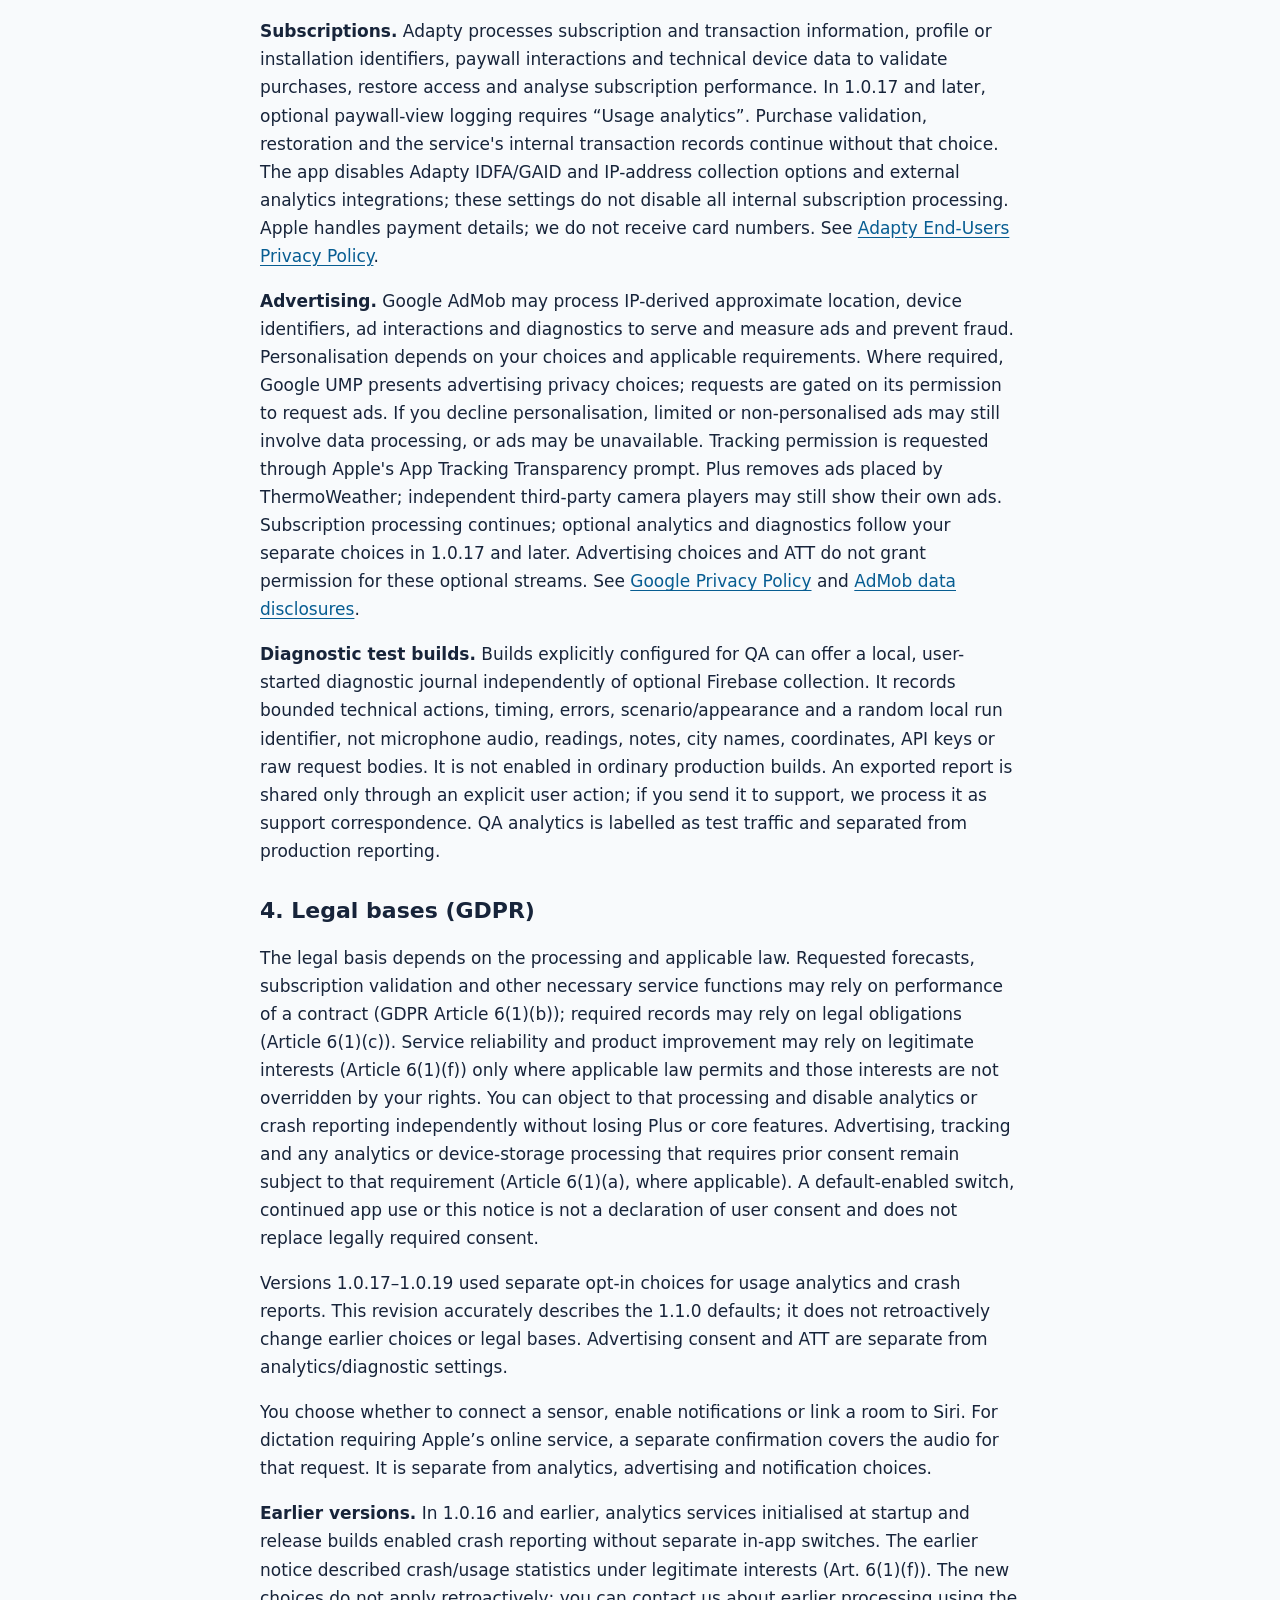
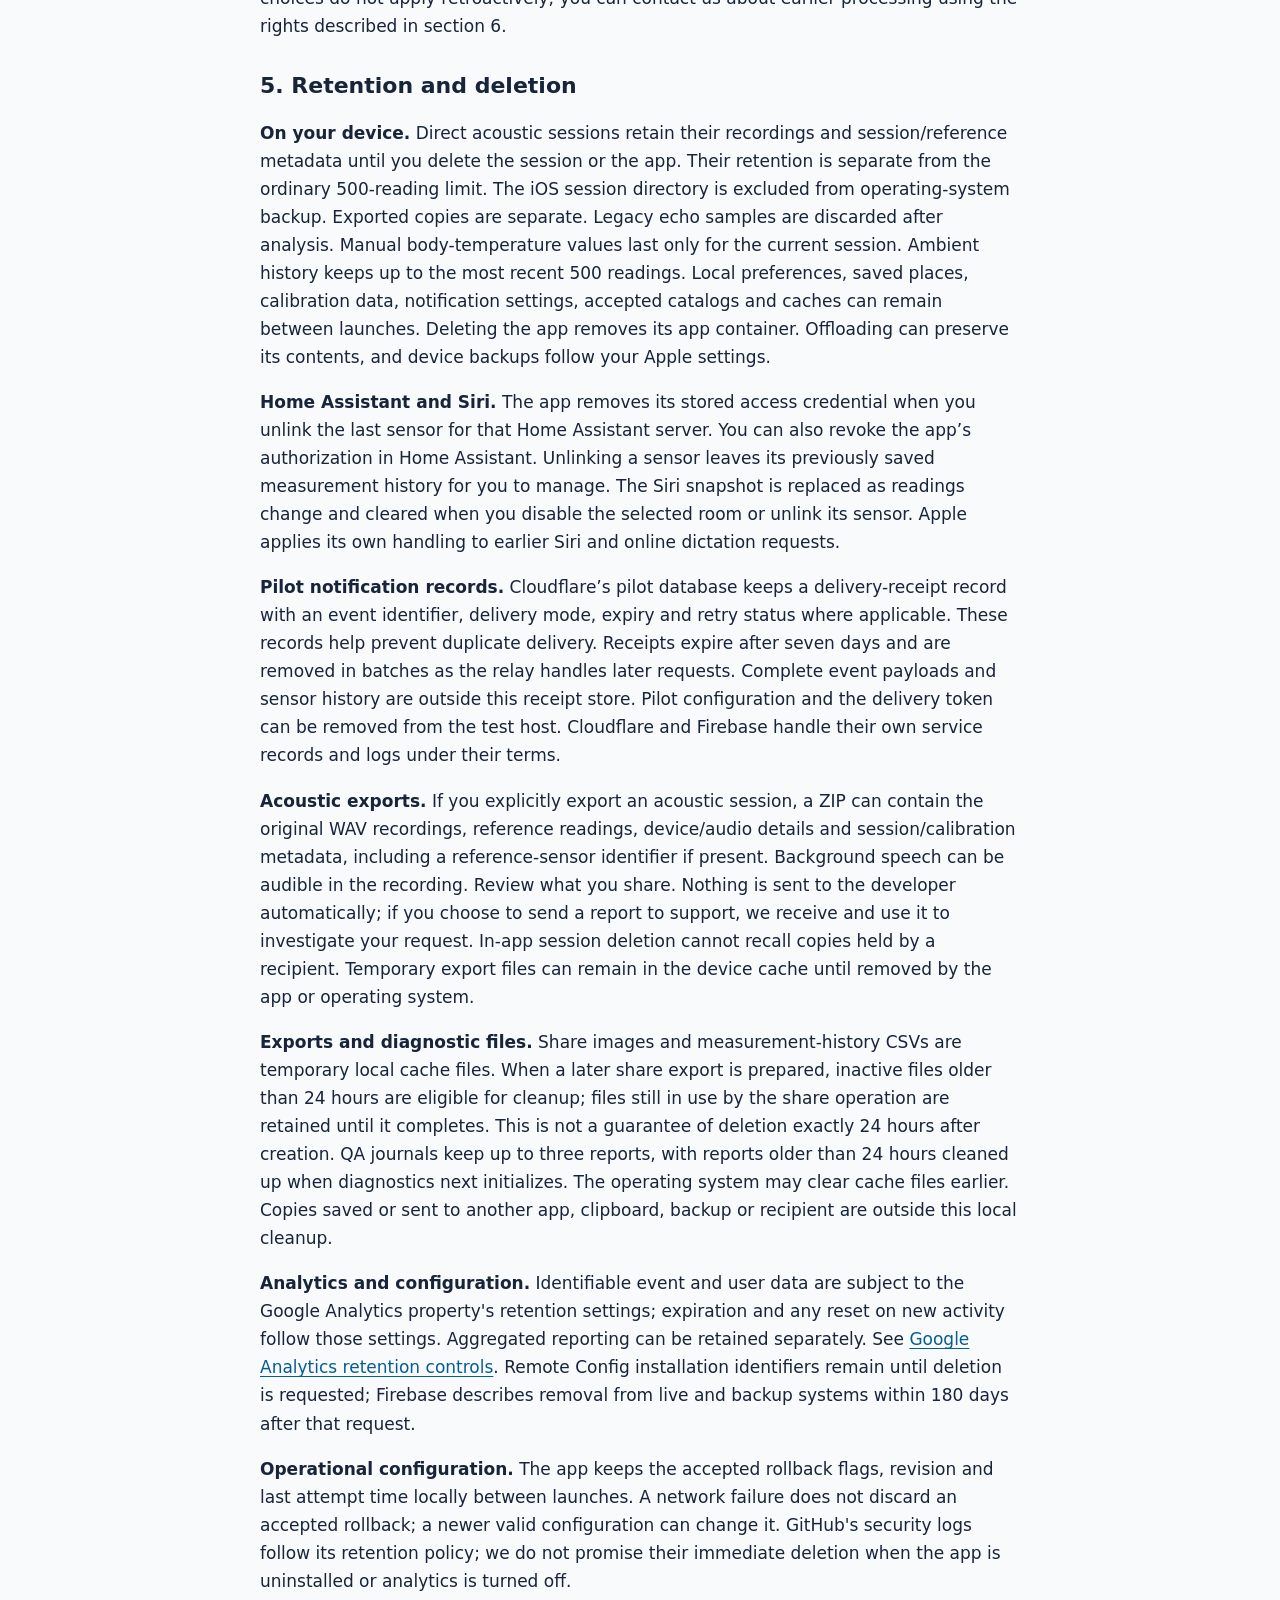
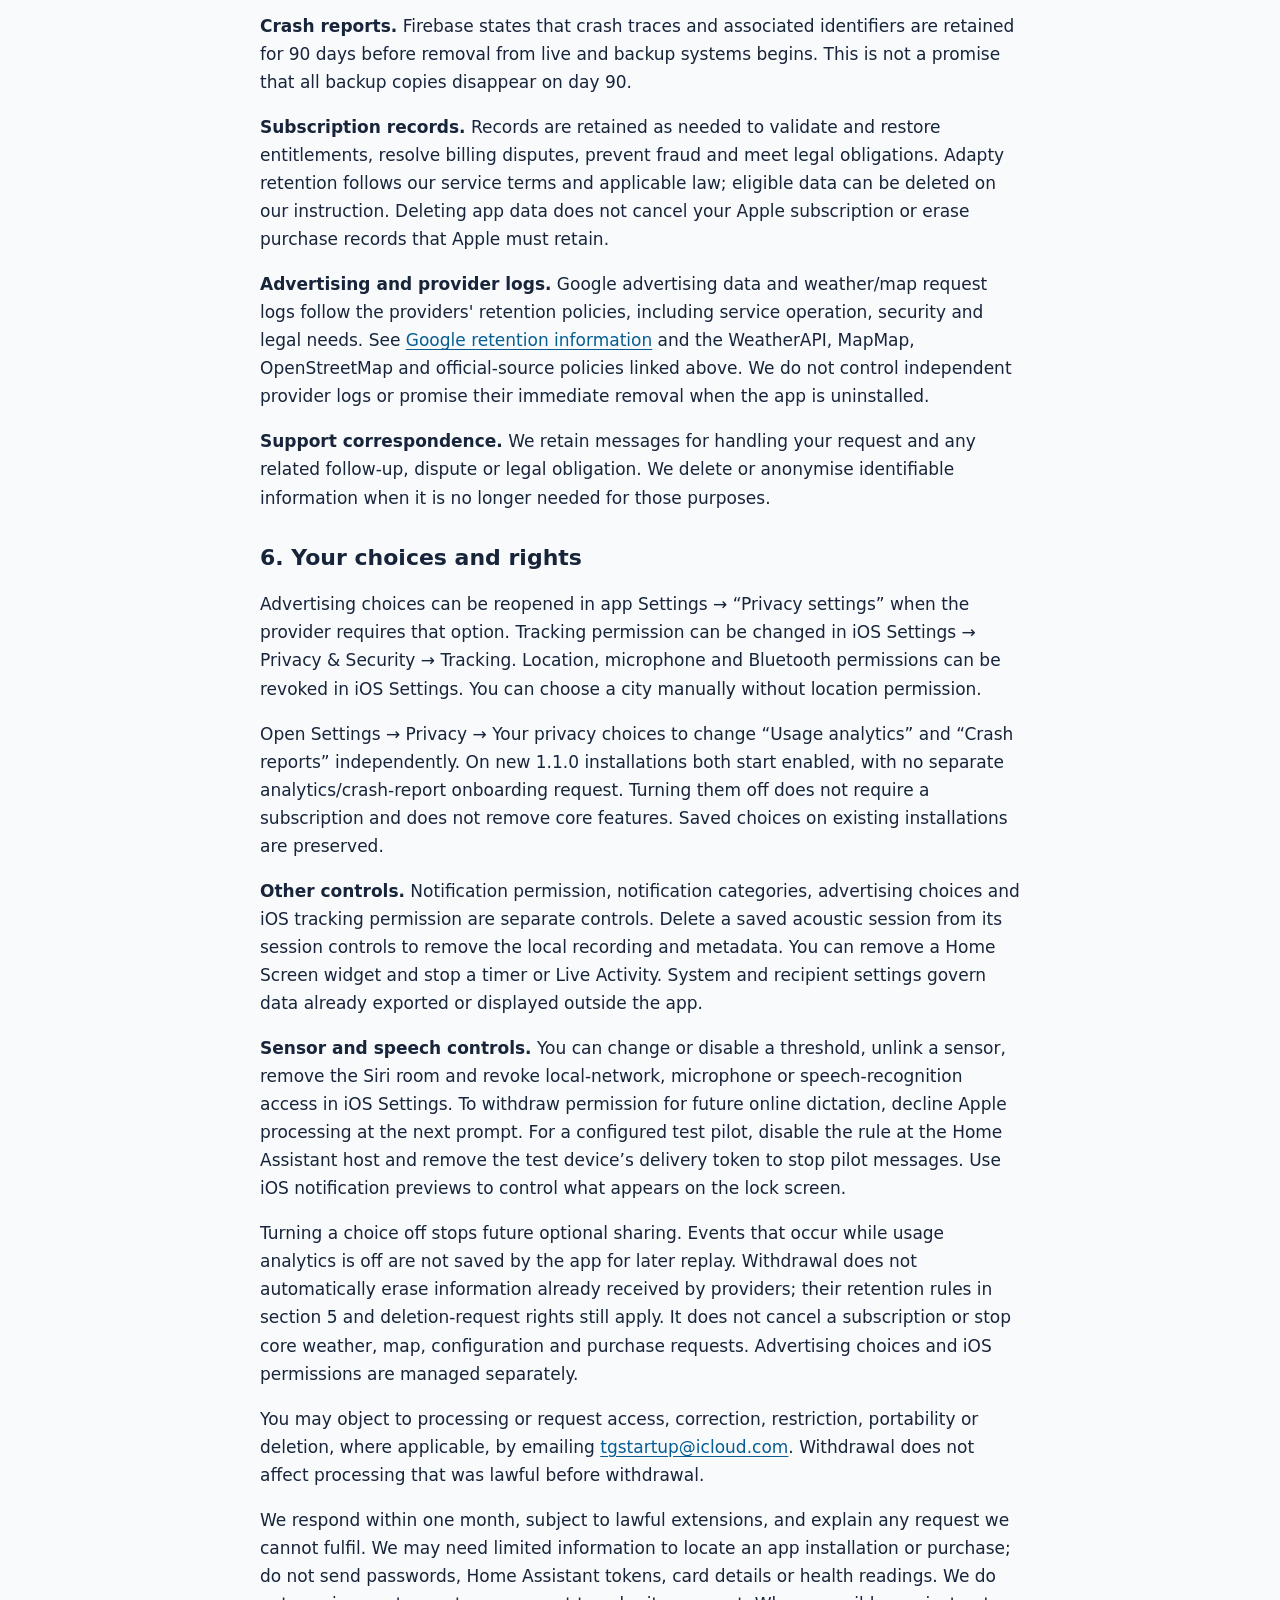
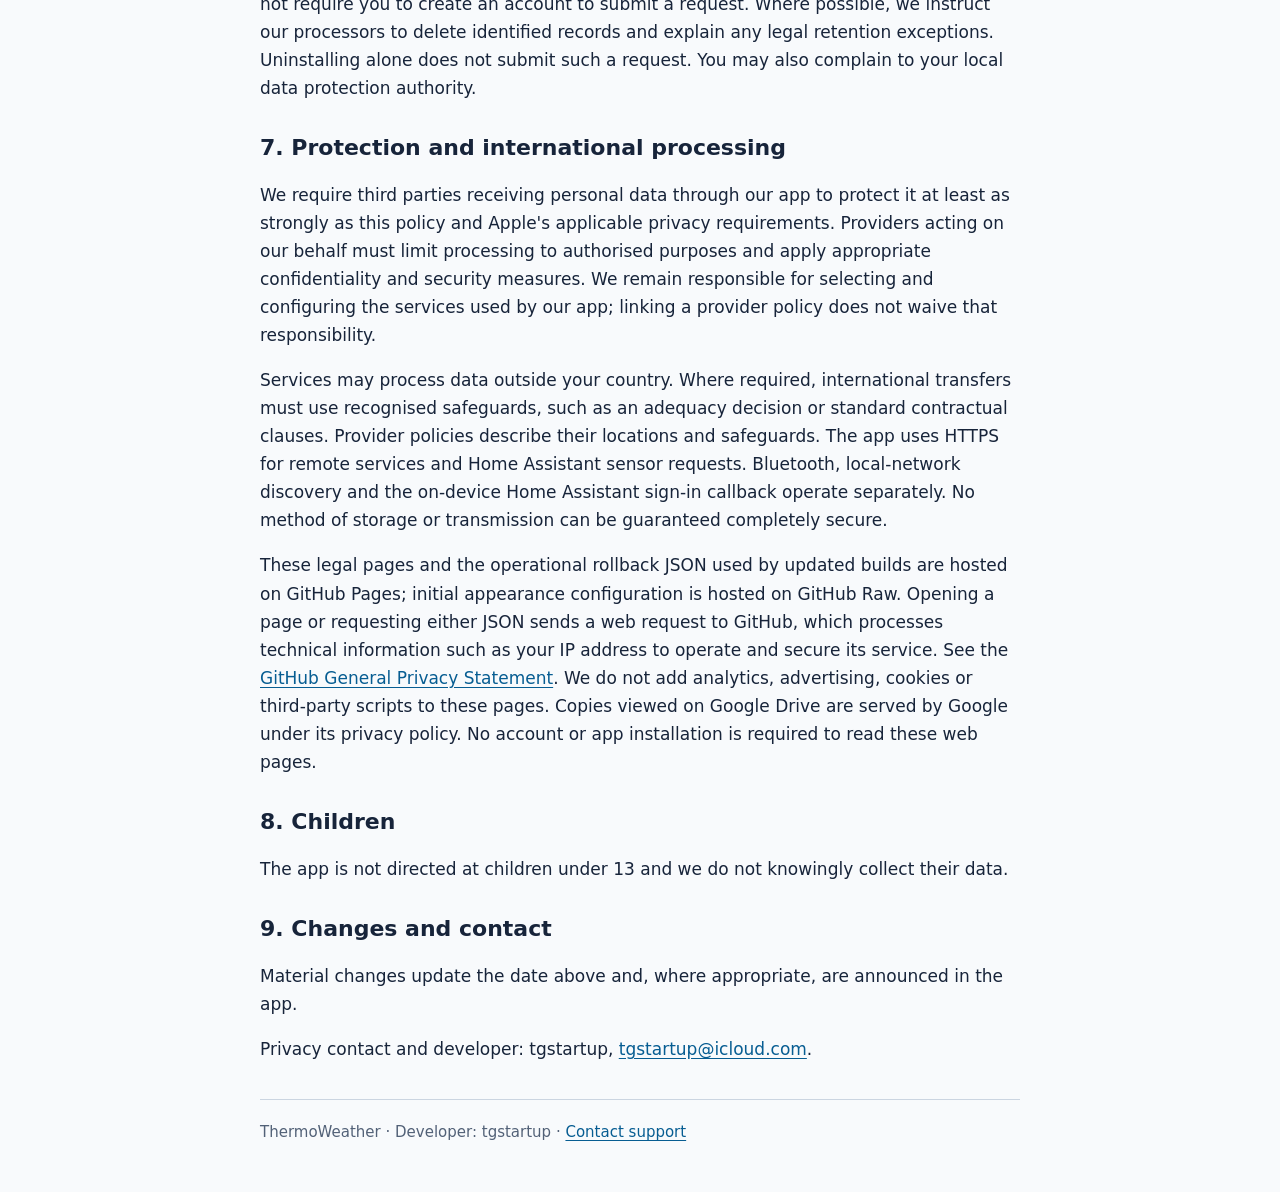
<file: privacy_policy.html>
<!DOCTYPE html>
<html lang="en">
<head>
<meta charset="utf-8">
<meta name="viewport" content="width=device-width,initial-scale=1">
<meta name="description" content="ThermoWeather Privacy Policy for the ThermoWeather iOS app.">
<meta name="referrer" content="strict-origin-when-cross-origin">
<title>ThermoWeather Privacy Policy</title>
<link rel="canonical" href="https://mig4486.github.io/thermoweather-legal/privacy_policy.html">
<style>*{box-sizing:border-box}html{color-scheme:light dark}body{font-family:system-ui,-apple-system,BlinkMacSystemFont,"Segoe UI",sans-serif;max-width:800px;margin:0 auto;padding:24px 20px 48px;line-height:1.65;font-size:17px;color:#17243a;background:#f8fafc;overflow-wrap:anywhere}header,footer{font-size:15px}header{border-bottom:1px solid #cbd5e1;padding-bottom:18px}nav{display:flex;flex-wrap:wrap;gap:12px 24px}a{color:#075d92;text-underline-offset:3px}a:focus-visible{outline:3px solid #075d92;outline-offset:4px}h1{font-size:clamp(26px,6vw,36px);line-height:1.2;margin-top:32px}h2{font-size:22px;line-height:1.3;margin-top:32px}h3{font-size:19px}.meta{font-size:15px;color:#526177}.warn{padding:16px;border-left:4px solid #a66b00;background:#fff4d6;margin:24px 0}footer{border-top:1px solid #cbd5e1;margin-top:36px;padding-top:20px;color:#526177}li{margin:12px 0}@media(prefers-color-scheme:dark){body{background:#0b1220;color:#f4f7fb}a{color:#7fd4ff}.meta,footer{color:#aab8ca}header,footer{border-color:#38485f}.warn{background:#302b22;border-color:#ffc24b}a:focus-visible{outline-color:#7fd4ff}}@media print{body{max-width:none;background:#fff;color:#000;font-size:11pt}header,footer{display:none}a{color:inherit}h2{break-after:avoid}}</style>
</head>
<body>
<header><nav aria-label="Legal documents"><a href="./">ThermoWeather</a><a href="privacy_policy.html">Privacy Policy</a><a href="terms_of_use.html">Terms of Use</a></nav></header>
<main>
<h1>ThermoWeather Privacy Policy</h1>
<p class="meta">Effective 12 October 2026 · Developer: tgstartup, contact — <a href="mailto:tgstartup@icloud.com">tgstartup@icloud.com</a></p>
<p class="meta">Last updated 25 November 2026</p>
<p><b>Version scope.</b> This notice covers existing ThermoWeather features and changes prepared for version 1.1.2 (build 37). The sections below identify the notification features restricted to testing. Availability depends on your installed build, device, permissions, region, source coverage and subscription. Section 3 describes the analytics and crash-report choices for earlier versions and how saved choices are carried forward.</p>

<p>ThermoWeather (the “app”, “we”) shows weather forecasts and brings together measurements from compatible Bluetooth sensors, Wi-Fi sensors connected through Home Assistant, and manual entry. The app keeps measurement history on your device. This policy explains what happens when you use third-party services, set alerts, ask Siri, dictate a reading or export a result.</p>

<h2>1. Measurements and processing on your device</h2>
<p><b>Microphone recordings and acoustic sessions.</b> The microphone is accessed after permission and an explicit measurement start. In 1.1.0 the main acoustic entry plays a short probe through the built-in speaker and records it through supported microphones, without requiring a wall. The direct measurement flow requires confirmation of local audio recording. WAV recordings, probe audio and session records can remain in the app’s local storage, including incomplete attempts. They can contain nearby speech or other background sounds as well as the probe. Session records may contain device and audio-route details, timestamps, preparation choices, geometry/calibration information and reference temperature/humidity readings, including a local reference-sensor identifier where supplied. Analysis runs on the device. These files are not automatically uploaded to the developer or to analytics, advertising or subscription services. A separate legacy echo method processes short samples without retaining them as these saved sessions. Do not record conversations or other people without appropriate permission.</p>
<p><b>Dictating a manual reading.</b> Dictation starts when you tap the microphone button and grant the required iOS permissions. ThermoWeather uses Apple speech recognition in the selected app language and prefers processing on the device. If the language and device require Apple’s online service, ThermoWeather asks for permission before sending audio to Apple for that reading. Your speech may contain room names, measurements and nearby sounds. ThermoWeather uses the transcript temporarily to fill the draft. The app saves the measurement and any note, which can include the recognized room name, only when you confirm. ThermoWeather does not retain the dictation audio or full transcript or pass them to the developer, analytics or advertising services. Apple handles audio and transcripts processed by its online service under its own privacy terms. See <a href="https://www.apple.com/legal/privacy/data/en/ask-siri-dictation/">Apple’s Siri and Dictation privacy information</a>.</p>
<p><b>Manual body-temperature values.</b> If you enter body temperature manually, the value is handled
only in current-session memory. It is not written to the app’s local database or app-container backup
and is never sent to our servers, Firebase Analytics, Google AdMob, Adapty, or any other third party.</p>
<p><b>Local ambient-temperature log.</b> The app stores supported Bluetooth and Home Assistant readings and manual room-air entries locally. Entries can include temperature, humidity, their measurement times, source, sensor and room labels, and any note you save. Sensor settings can include the selected room, indoor or outdoor placement, and threshold values. Saved acoustic results can include quality, calibration and reference information. Humidity comes from the reported source, manual input or a disclosed assumption. Manual body-temperature values remain session-only. The app has no automatic cloud sync for your measurement history.</p>
<p><b>Bluetooth and Home Assistant.</b> With Bluetooth permission, the app can scan for compatible sensors and read data directly from the device. With local-network permission, the Wi-Fi setup can look for Home Assistant on your network. You can also enter its address. You sign in to your selected Home Assistant server in the browser. A temporary connection within your device returns the authorization response to the app. The app reads the temperature and humidity entities you select, including their status and timestamps, over HTTPS. It can store the server address, entity identifiers and room labels on your phone so the connection can be restored. The Home Assistant authorization credential is stored in the iOS Keychain on that device. Home Assistant passwords and credentials stay with your server, browser and authorized device. A vendor integration you configure in Home Assistant, such as Smart Life or Tuya, can involve that provider’s own processing.</p>
<p><b>Siri room readings.</b> In supported iOS builds you can choose one room sensor to use with Siri. ThermoWeather keeps that sensor’s latest available temperature, humidity, timestamps, label, source and temperature-unit preference in an on-device snapshot. After system authentication, the shortcut uses this snapshot to speak or display the last reading and identify stale data. It does not query the sensor or Home Assistant during the Siri request. Apple handles Siri requests and results through iOS according to your Siri settings and its privacy information linked above. Use the sensor’s Siri controls to change or disable the selected room.</p>

<p><b>Recommendations and lunar calendar.</b> Calculations for comfort, moisture,
ventilation and drying combine available local readings and forecast data on the device.
Room values are not added to weather-provider requests. Lunar calculations, selected
dates and reminder settings are handled locally; weather for the selected place is
requested separately where needed.</p>
<p><b>Best Time widget (1.0.19).</b> To show times for airing a room, drying laundry
or observing the Moon, the app saves a display summary in a local container
shared with its iOS widget. It can include the place name, time window, status,
reason, language and update time. A local token opens the matching view in the
app. The widget reads this file on your device. The shared file omits exact
coordinates, raw indoor readings and sensor identifiers. The app refreshes or
clears the summary as its data changes. Anyone who can see the widget may see
the place and suggested time. You can remove it from your Home Screen.</p>
<p><b>Airing timer (1.0.19).</b> When you start a timer, the app gives iOS its
start and end times, a per-timer identifier, display language and, when available,
the room label. iOS can show the countdown and room label on the Lock Screen or
Dynamic Island. The app updates and ends the activity locally. It does not
register the timer for remote push updates. You can stop the timer in the app or
manage Live Activities in iOS settings.</p>
<p><b>Spoken summaries and compass.</b> When you tap a speaker button, the app passes a summary of the displayed weather, thermometer or Sky information to the operating system’s text-to-speech engine. It does not record your voice or send it to a developer-operated speech service. System voices, downloads and processing follow operating-system settings and terms. The Moon/Sun orientation view uses available device heading/motion and the selected place locally; location permission alone does not provide a compass sensor. Speech does not start automatically.</p>
<p><b>Sharing a result.</b> In builds with sharing, you can preview and export a
supported saved indoor reading, a daily forecast, or a drying/ventilation window as
an image or copy its text. In 1.0.19 you can also share a Moon observation window.
Its preview can show the place name, local date, time range, time zone, forecast
cloud cover, lunar illumination and forecast update time. A card may contain the selected city's name, date and time,
temperature, humidity, units, source and recommendation. Sensor names, notes, record
identifiers, exact coordinates and body-temperature values are excluded from these
card templates. Creating a preview does not upload it to us. Opening the system share
menu passes the selected card and text to the operating system and, if you choose one,
a receiving app or service; copying puts text on the system clipboard. Your chosen
recipient, service, clipboard settings or account synchronization may store or send
that content under their own terms. Review the preview before sharing. We do not
receive the recipient or a delivery confirmation.</p>
<p><b>Exporting measurement history.</b> In supported builds you can share a summary or export eligible entries from the current history selection as a CSV file. A CSV can contain timestamps in UTC, temperatures and units, humidity and its separate timestamp when available, reading source, indoor or outdoor placement, and whether an entry was measured or estimated. The CSV excludes free-form notes, room and device names, internal record and sensor identifiers, body-temperature entries and audio. ThermoWeather prepares the file in its local cache and passes it to the iOS share sheet after you choose to export.</p>
<p><b>Local notifications and thresholds.</b> With notification permission, the app can schedule local reminders for ventilation, drying and supported Sky events such as Moon phases, eclipses and meteor showers, where those reminders are enabled. Settings can retain the selected place and forecast coordinates, time zone, event identifier, thresholds, schedule and quiet hours. Aurora reminders are prepared using the latest Kp and weather forecasts available to the app. Threshold checks for compatible sensors and outside temperature run when the app receives an applicable fresh reading or weather update. iOS handles the scheduled notification content, time and destination. Your lock-screen settings determine whether the label or reading is visible. Optional return-offer reminders have a separate in-app choice.</p>

<h2>2. Data shared with services</h2>
<p><b>Wi-Fi threshold notifications in the test pilot.</b> In a configured pilot, a separate agent on the Home Assistant host reads selected entities and detects changes such as crossing a temperature or humidity threshold or losing a sensor signal. The agent sends a signed HTTPS event to our relay on Cloudflare Workers. An event can include a room label, a pseudonymous sensor reference, event type, reading and threshold where applicable, reading time or offline duration, notification wording and a device delivery token. Cloudflare handles the request and technical connection data. Firebase Cloud Messaging receives the delivery token and notification payload when the relay checks or sends a notification. The pilot sends individual events from selected sensors. Home Assistant credentials and full measurement history stay outside this relay. See <a href="https://www.cloudflare.com/privacypolicy/">Cloudflare’s Privacy Policy</a> and <a href="https://firebase.google.com/support/privacy">Firebase privacy information</a>.</p>
<p><b>Server checks for outdoor temperature.</b> Scheduled server checks for your chosen outdoor-temperature threshold are still in development. In the current app, the Plus threshold feature checks the selected location when fresh weather data arrives. A future server option would use the location selected for the alert and its thresholds to check current conditions from WeatherAPI. Its delivery settings would be explained before activation. Official weather warnings come from separate sources, described below.</p>
<p><b>Location.</b> With your permission, coordinates (coarsened to forecast-level precision) are
sent to WeatherAPI.com to fetch your local forecast. We keep no movement history. You may pick a
city manually instead, in which case no location access is needed.</p>
<p><b>Forecast and weather map.</b> WeatherAPI.com receives the forecast coordinates
or selected city, weather request parameters and IP address. For weather map layers
(such as clouds, precipitation, temperature, wind and pressure), WeatherAPI Maps receives tile
indices, zoom level, selected layer and forecast hour, IP address and technical
request headers. Tile indices identify the area being viewed. See the
<a href="https://www.weatherapi.com/privacy.aspx">WeatherAPI.com Privacy Policy</a>.</p>
<p><b>Geomagnetic activity.</b> When you open the geomagnetic activity screen,
the app requests the global planetary Kp index from NOAA Space Weather Prediction
Center. Requests disclose your IP address and technical request headers to NOAA;
they do not include your location, sensor readings or room measurements. The app
caches the response locally. See the
<a href="https://www.noaa.gov/protecting-your-privacy">NOAA Privacy Policy</a>.</p>
<p><b>Aurora, history and seasons.</b> NOAA SWPC supplies global space-weather and aurora-model data. Global requests disclose IP addresses and technical headers, but do not send your room readings or selected coordinates to NOAA for the global model. Supported alternative builds may also use MapMap global metadata and imagery. Historical Kp requests to GFZ contain the requested dates/index, not your location. Bundled ERA5 cloud climatology, GFZ seasonal summaries and curated historical-observation data are used locally where included. Matching these records to the selected place is local; separate weather/history requests to WeatherAPI include the place and requested dates. The app can retain forecast snapshots and source responses locally. Opening a source link connects to that source. See <a href="https://www.noaa.gov/protecting-your-privacy">NOAA privacy information</a>, <a href="https://www.gfz.de/en/data-protection">GFZ data protection</a>, and <a href="https://mapmap.ai/privacy">MapMap privacy information</a>.</p>
<p><b>Live cameras and panoramas.</b> Choosing a camera connects to its operator and the original media player, through an embedded player, an in-app WebView or a periodically refreshed image. Operators in the current catalog include FMI, University of Calgary/AuroraMAX, IRF, Starlapland, Lights Over Lapland, Nature of Jokkmokk, UNIS/KHO, Visit Lyngenfjord, NAOJ/Subaru, CFHT, NOAA, NASA, NPS/Explore and Roundshot/Pursuit. YouTube and Twitch can provide the embedded player. The operator/player receives your IP address, requested page or video/camera identifier, device/browser metadata and playback interactions; their cookies, local storage, diagnostics and advertising practices may apply. The app may check the official page to resolve the current player when opening it. We do not rehost the stream and do not send indoor readings or location coordinates in these camera requests. Viewing a remote camera does not activate your own camera or microphone. Media viewing may keep the screen awake and use substantial mobile data. Catalog updates can add or remove supported sources; each camera identifies its source. See <a href="https://policies.google.com/privacy">Google/YouTube privacy</a>, <a href="https://www.twitch.tv/p/en/legal/privacy-notice/">Twitch privacy</a>, and the selected operator’s policy. Older road-camera features use Fintraffic Digitraffic and disclose the selected camera/preset and technical request data.</p>
<p><b>Astronomical events and offline catalogs.</b> The app includes a translated event catalog prepared from NASA, IMO and USNO sources and a built-in camera directory. Valid updates received through Firebase Remote Config replace or supplement the supported catalog and are saved locally for later offline access. Event text is supplied as translated catalog content; the app does not send your selected dates, personal text or measurements to a translation service. Reading a cached event does not request its source website; opening its source or broadcast does. Offline catalog availability does not make live video or fresh forecasts available without a connection.</p>
<p><b>U.S. official warnings.</b> When the selected place is in the United States
or a U.S. territory, the app requests active warnings for that place from the
U.S. National Weather Service (api.weather.gov, part of NOAA). The request
contains the place's coordinates rounded to 0.01° (about 1 km, because
warnings are issued per county or zone), your IP address and technical request
headers including the app's contact address; it does not include sensor
readings or room measurements. Places outside the U.S. are never sent. The app
caches the response locally. See the
<a href="https://www.noaa.gov/protecting-your-privacy">NOAA Privacy Policy</a>.</p>
<p><b>Regional cyclone and tsunami bulletins.</b> When you open these source
screens or select the corresponding event layer on the map, the app requests
the current tropical cyclone summary from NOAA NHC/CPHC
and public CAP bulletins from NOAA tsunami warning centers (NTWC or PTWC).
The warnings map checks both centers. These requests disclose your IP address and technical request
headers, but do not include your location, sensor readings or room measurements.
The cyclone map also downloads the official forecast cone and track files
(KMZ/KML) from www.nhc.noaa.gov, using links in the cyclone summary. These
requests likewise disclose IP addresses and technical headers, but do not
contain the selected place's coordinates or indoor measurements.
Responses and forecast graphics are cached locally. The sources have regional coverage; their records
are not a determination of danger at your selected place. Opening an official
bulletin link also makes a request to that source. See the
<a href="https://www.noaa.gov/protecting-your-privacy">NOAA Privacy Policy</a>.</p>
<p><b>Earthquakes.</b> When you open the Observations tab of the hazards screen
or select the earthquake layer on the map,
the app requests recent earthquakes near the selected place from the U.S.
Geological Survey (USGS). The request contains that place's coordinates rounded
to 0.1° (about 11 km), plus your IP address and technical request headers; it
does not include sensor readings or room measurements. While the earthquake
layer is shown, the app also requests earthquakes in the part of the map you
are viewing; that request contains the edges of the visible area rounded
outward to a grid of 1° to 15°, not your location. The app stores the
response for the selected place on the device; responses for map areas are
kept only in memory while the app is running. See the
<a href="https://www.usgs.gov/privacy-policies">USGS privacy policy</a>.</p>
<p><b>Base map.</b> When you open or pan the map, the app requests images directly
from OpenStreetMap Foundation servers. These requests disclose the IP address,
tile indices and zoom level (the viewed area), and technical headers including
the app name. They do not contain sensor readings or your temperature log.
Denying location access does not hide the IP address or viewed area from map
providers. See the
<a href="https://osmfoundation.org/wiki/Privacy_Policy">OpenStreetMap Foundation Privacy Policy</a>.</p>
<p><b>Map cache.</b> Viewed tiles are stored in the device's cache directory to
reduce repeated network requests. The operating system may clear this cache;
it is removed when the app is deleted. We do not receive a copy of it.</p>

<h2>3. Analytics and advertising</h2>
<p><b>Product analytics.</b> On a new installation of 1.1.0, “Usage analytics” is enabled from the first application screen without a separate onboarding prompt. You can turn it off in Settings → Privacy → Your privacy choices. Saved choices are preserved when updating, including a previous refusal; an existing completed installation without a valid saved choice does not receive a new default grant. While enabled, Google Analytics for Firebase receives app interactions, sessions, app-instance identifiers, app/OS/device information and bounded feature/subscription-funnel events. Analytics can derive approximate location from network information; our weather events may contain a country, but do not include forecast coordinates. Reports can be aggregated while the underlying events remain pseudonymous rather than anonymous. Our custom-event filter excludes temperature values, body categories, precise coordinates, notes, sensor names, spoken text and audio.</p>
<p>With usage analytics enabled, subscription-funnel events also include the
observed onboarding variant, its first observed light/dark appearance, the current
appearance, and the subscription-screen trigger and outcome. Events for features such as sharing, speech and measurement attempts record bounded action/state categories, not the result content, city name, spoken text, audio or recipient. We store this bounded
origin on the device to keep it consistent across app restarts and purchase results.
It is cleared when usage analytics is disabled. Events before collection begins are not
reconstructed, and restoring an existing subscription is distinguished from a new
purchase. These fields contain no new user or transaction identifier.</p>
<p>In 1.0.19, optional usage analytics can also report an installation environment
such as TestFlight, production or unknown. Moon observation events can report
the action taken, a day or night period, a cloud or light category, and a reminder
or viewing-window outcome. These events exclude the place, exact observation
time and coordinates. Acoustic feature events can include the setup scenario,
calibration status and a result or failure category. They exclude audio, room
dimensions and calibration values.</p>
<p>Updated builds can also record feature steps and outcomes for sensor connection, manual and acoustic measurements, ventilation, drying, weather and Sky, when usage analytics is enabled. These events use categories such as the feature, action, connection method and result. The app excludes Home Assistant credentials and addresses, notification payloads, room labels, raw readings, and dictated audio or text from these events.</p>
<p><b>Crash diagnostics.</b> On new installations of 1.1.0, “Crash reports” is also enabled without a separate onboarding prompt. It has a separate Settings switch and saved choices are preserved on update. While enabled, Firebase Crashlytics receives crash and handled-error reports, stack traces, app/OS/device details and installation identifiers. Custom fields are limited to technical states; we do not intentionally attach readings, coordinates, sensor names, notes, audio, email addresses or advertising identifiers. Handled-error text is sanitized; uncaught crashes can still contain runtime error details.</p>
<p><b>Configuration, catalogs and experiments.</b> Firebase Remote Config uses installation identifiers and technical information to deliver operational controls, camera/event catalogs and onboarding/subscription configuration. In 1.1.0, the app’s Remote Config fetch is gated by enabled usage analytics and foreground activity, normally with an hour between fetches; opening catalogs can trigger a due refresh, and foreground update notifications can refresh supported controls. Cached or bundled catalogs remain available when collection is disabled or the network fails. Firebase initialization and previously cached settings are distinct from optional interaction-event collection. Existing experiment assignments can remain locally after analytics is disabled. See <a href="https://firebase.google.com/support/privacy">Firebase privacy information</a>.</p>
<p><b>Earlier 1.0.17 builds.</b> Fetching Remote Config and saving a variant could
occur independently of the optional analytics choice. Sending our interaction
and experiment-exposure events required “Usage analytics”. These earlier
configuration rules remain relevant to installed builds until they are updated.</p>
<p><b>Operational rollback settings (updated builds).</b> The app checks a small,
public JSON file hosted on GitHub Pages when it starts or returns to the foreground,
with at least an hour between attempts. This is the same operational configuration
for everyone: it lets us return onboarding and subscription-screen experiments to
the usual behaviour. The request does not contain your location, measurements,
analytics choice, account or installation identifiers, or app-interaction events.
It does disclose your IP address and ordinary HTTP metadata to the hosting provider.
GitHub states that Pages visitor IP addresses are logged and stored for security.
These requests operate independently of optional analytics; they are not a periodic
background refresh. This channel does not grant permission for analytics or
personalise advertisements. See
<a href="https://docs.github.com/en/pages/getting-started-with-github-pages/what-is-github-pages#data-collection">GitHub Pages data collection</a>
and the <a href="https://docs.github.com/en/site-policy/privacy-policies/github-general-privacy-statement">GitHub Privacy Statement</a>.</p>
<p><b>Initial appearance configuration (updated builds).</b> The app also reads
a small public JSON configuration from GitHub Raw at startup. On a new
installation it can set the initial light, dark or system appearance before
the first screen; if it is unavailable, the built-in initial appearance is light.
Your saved appearance choice is kept. This is uniform functional configuration,
not an assignment to an analytics experiment or evidence of App Store campaign attribution. There is at most one request per
app process, without background polling or a retry caused by analytics consent.
The request contains no location, measurements, account, installation or advertising
identifier, analytics choice or interaction events. GitHub receives your IP address
and ordinary HTTP metadata. This request operates independently of optional
analytics. See the <a href="https://docs.github.com/en/site-policy/privacy-policies/github-general-privacy-statement">GitHub Privacy Statement</a>.</p>
<p><b>Subscriptions.</b> Adapty processes subscription and transaction information,
profile or installation identifiers, paywall interactions and technical device data
to validate purchases, restore access and analyse subscription performance. In
1.0.17 and later, optional paywall-view logging requires “Usage analytics”.
Purchase validation, restoration and the service's internal transaction records
continue without that choice. The app disables Adapty IDFA/GAID and IP-address
collection options and external analytics integrations; these settings do not
disable all internal subscription processing. Apple handles payment details;
we do not receive card numbers. See
<a href="https://adapty.io/end-users-privacy/">Adapty End-Users Privacy Policy</a>.</p>
<p><b>Advertising.</b> Google AdMob may process IP-derived approximate location,
device identifiers, ad interactions and diagnostics to serve and measure ads and prevent
fraud. Personalisation depends on your choices and applicable requirements. Where
required, Google UMP presents advertising privacy choices; requests are gated on its
permission to request ads. If you decline personalisation, limited or non-personalised
ads may still involve data processing, or ads may be unavailable. Tracking permission
is requested through Apple's App Tracking Transparency prompt. Plus removes ads placed by ThermoWeather; independent third-party camera players may still show their own ads.
Subscription processing continues; optional analytics and diagnostics follow your
separate choices in 1.0.17 and later. Advertising choices and ATT do not grant
permission for these optional streams. See
<a href="https://policies.google.com/privacy">Google Privacy Policy</a> and
<a href="https://developers.google.com/admob/ios/privacy/data-disclosure">AdMob data disclosures</a>.</p>

<p><b>Diagnostic test builds.</b> Builds explicitly configured for QA can offer a
local, user-started diagnostic journal independently of optional Firebase collection.
It records bounded technical actions, timing, errors, scenario/appearance and a random
local run identifier, not microphone audio, readings, notes, city names, coordinates,
API keys or raw request bodies. It is not enabled in ordinary production builds.
An exported report is shared only through an explicit user action; if you send it
to support, we process it as support correspondence. QA analytics is labelled as
test traffic and separated from production reporting.</p>

<h2>4. Legal bases (GDPR)</h2>
<p>The legal basis depends on the processing and applicable law. Requested forecasts, subscription validation and other necessary service functions may rely on performance of a contract (GDPR Article 6(1)(b)); required records may rely on legal obligations (Article 6(1)(c)). Service reliability and product improvement may rely on legitimate interests (Article 6(1)(f)) only where applicable law permits and those interests are not overridden by your rights. You can object to that processing and disable analytics or crash reporting independently without losing Plus or core features. Advertising, tracking and any analytics or device-storage processing that requires prior consent remain subject to that requirement (Article 6(1)(a), where applicable). A default-enabled switch, continued app use or this notice is not a declaration of user consent and does not replace legally required consent.</p>
<p>Versions 1.0.17–1.0.19 used separate opt-in choices for usage analytics and crash reports. This revision accurately describes the 1.1.0 defaults; it does not retroactively change earlier choices or legal bases. Advertising consent and ATT are separate from analytics/diagnostic settings.</p>
<p>You choose whether to connect a sensor, enable notifications or link a room to Siri. For dictation requiring Apple’s online service, a separate confirmation covers the audio for that request. It is separate from analytics, advertising and notification choices.</p>
<p><b>Earlier versions.</b> In 1.0.16 and earlier, analytics services initialised
at startup and release builds enabled crash reporting without separate in-app
switches. The earlier notice described crash/usage statistics under legitimate
interests (Art. 6(1)(f)). The new choices do not apply retroactively; you can
contact us about earlier processing using the rights described in section 6.</p>

<h2>5. Retention and deletion</h2>
<p><b>On your device.</b> Direct acoustic sessions retain their recordings and session/reference metadata until you delete the session or the app. Their retention is separate from the ordinary 500-reading limit. The iOS session directory is excluded from operating-system backup. Exported copies are separate. Legacy echo samples are discarded after analysis. Manual body-temperature values last only for the current session. Ambient history keeps up to the most recent 500 readings. Local preferences, saved places, calibration data, notification settings, accepted catalogs and caches can remain between launches. Deleting the app removes its app container. Offloading can preserve its contents, and device backups follow your Apple settings.</p>
<p><b>Home Assistant and Siri.</b> The app removes its stored access credential when you unlink the last sensor for that Home Assistant server. You can also revoke the app’s authorization in Home Assistant. Unlinking a sensor leaves its previously saved measurement history for you to manage. The Siri snapshot is replaced as readings change and cleared when you disable the selected room or unlink its sensor. Apple applies its own handling to earlier Siri and online dictation requests.</p>
<p><b>Pilot notification records.</b> Cloudflare’s pilot database keeps a delivery-receipt record with an event identifier, delivery mode, expiry and retry status where applicable. These records help prevent duplicate delivery. Receipts expire after seven days and are removed in batches as the relay handles later requests. Complete event payloads and sensor history are outside this receipt store. Pilot configuration and the delivery token can be removed from the test host. Cloudflare and Firebase handle their own service records and logs under their terms.</p>
<p><b>Acoustic exports.</b> If you explicitly export an acoustic session, a ZIP can contain the original WAV recordings, reference readings, device/audio details and session/calibration metadata, including a reference-sensor identifier if present. Background speech can be audible in the recording. Review what you share. Nothing is sent to the developer automatically; if you choose to send a report to support, we receive and use it to investigate your request. In-app session deletion cannot recall copies held by a recipient. Temporary export files can remain in the device cache until removed by the app or operating system.</p>
<p><b>Exports and diagnostic files.</b> Share images and measurement-history CSVs are temporary local cache
files. When a later share export is prepared, inactive files older than 24 hours
are eligible for cleanup; files still in use by the share operation are retained
until it completes. This is not a guarantee of deletion exactly 24 hours after
creation. QA journals keep up to three reports, with reports older than 24 hours
cleaned up when diagnostics next initializes. The operating system may clear cache
files earlier. Copies saved or sent to another app, clipboard, backup or recipient
are outside this local cleanup.</p>
<p><b>Analytics and configuration.</b> Identifiable event and user data are subject
to the Google Analytics property's retention settings; expiration and any reset on new
activity follow those settings. Aggregated reporting can be retained separately. See
<a href="https://support.google.com/analytics/answer/7667196">Google Analytics retention controls</a>.
Remote Config installation identifiers remain until deletion is requested; Firebase
describes removal from live and backup systems within 180 days after that request.</p>
<p><b>Operational configuration.</b> The app keeps the accepted rollback flags,
revision and last attempt time locally between launches. A network failure does
not discard an accepted rollback; a newer valid configuration can change it.
GitHub's security logs follow its retention policy; we do not promise their
immediate deletion when the app is uninstalled or analytics is turned off.</p>
<p><b>Crash reports.</b> Firebase states that crash traces and associated identifiers
are retained for 90 days before removal from live and backup systems begins. This is
not a promise that all backup copies disappear on day 90.</p>
<p><b>Subscription records.</b> Records are retained as needed to validate and restore
entitlements, resolve billing disputes, prevent fraud and meet legal obligations.
Adapty retention follows our service terms and applicable law; eligible data can be
deleted on our instruction. Deleting app data does not cancel your Apple subscription
or erase purchase records that Apple must retain.</p>
<p><b>Advertising and provider logs.</b> Google advertising data and weather/map
request logs follow the providers' retention policies, including service operation,
security and legal needs. See
<a href="https://policies.google.com/technologies/retention">Google retention information</a>
and the WeatherAPI, MapMap, OpenStreetMap and official-source policies linked above. We do not control independent
provider logs or promise their immediate removal when the app is uninstalled.</p>
<p><b>Support correspondence.</b> We retain messages for handling your request and any
related follow-up, dispute or legal obligation. We delete or anonymise identifiable
information when it is no longer needed for those purposes.</p>

<h2 id="privacy-choices">6. Your choices and rights</h2>
<p>Advertising choices can be reopened in app Settings → “Privacy settings” when
the provider requires that option. Tracking permission can be changed in iOS Settings →
Privacy &amp; Security → Tracking. Location, microphone and Bluetooth permissions can be
revoked in iOS Settings. You can choose a city manually without location permission.</p>
<p>Open Settings → Privacy → Your privacy choices to change “Usage analytics” and “Crash reports” independently. On new 1.1.0 installations both start enabled, with no separate analytics/crash-report onboarding request. Turning them off does not require a subscription and does not remove core features. Saved choices on existing installations are preserved.</p>
<p><b>Other controls.</b> Notification permission, notification categories, advertising choices and iOS tracking permission are separate controls. Delete a saved acoustic session from its session controls to remove the local recording and metadata. You can remove a Home Screen widget and stop a timer or Live Activity. System and recipient settings govern data already exported or displayed outside the app.</p>
<p><b>Sensor and speech controls.</b> You can change or disable a threshold, unlink a sensor, remove the Siri room and revoke local-network, microphone or speech-recognition access in iOS Settings. To withdraw permission for future online dictation, decline Apple processing at the next prompt. For a configured test pilot, disable the rule at the Home Assistant host and remove the test device’s delivery token to stop pilot messages. Use iOS notification previews to control what appears on the lock screen.</p>
<p>Turning a choice off stops future optional sharing. Events that occur while
usage analytics is off are not saved by the app for later replay. Withdrawal
does not automatically erase information already received by providers; their
retention rules in section 5 and deletion-request rights still apply. It does
not cancel a subscription or stop core weather, map, configuration and purchase
requests. Advertising choices and iOS permissions are managed separately.</p>
<p>You may object to processing or request access, correction, restriction, portability
or deletion, where applicable, by emailing
<a href="mailto:tgstartup@icloud.com">tgstartup@icloud.com</a>. Withdrawal does not
affect processing that was lawful before withdrawal.</p>
<p>We respond within one month, subject to lawful extensions, and explain any request
we cannot fulfil. We may need limited information to locate an app installation or
purchase; do not send passwords, Home Assistant tokens, card details or health readings. We do not require
you to create an account to submit a request. Where possible, we instruct our processors
to delete identified records and explain any legal retention exceptions. Uninstalling
alone does not submit such a request. You may also complain to your local data protection
authority.</p>

<h2>7. Protection and international processing</h2>
<p>We require third parties receiving personal data through our app to protect it
at least as strongly as this policy and Apple's applicable privacy requirements.
Providers acting on our behalf must limit processing to authorised purposes and apply
appropriate confidentiality and security measures. We remain responsible for selecting
and configuring the services used by our app; linking a provider policy does not waive
that responsibility.</p>
<p>Services may process data outside your country. Where required, international
transfers must use recognised safeguards, such as an adequacy decision or standard
contractual clauses. Provider policies describe their locations and safeguards.
The app uses HTTPS for remote services and Home Assistant sensor requests. Bluetooth, local-network discovery and the on-device Home Assistant sign-in callback operate separately. No method of storage or transmission can be guaranteed completely secure.</p>
<p>These legal pages and the operational rollback JSON used by updated builds
are hosted on GitHub Pages; initial appearance configuration is hosted on GitHub Raw.
Opening a page or requesting either JSON sends a web request
to GitHub, which processes technical information such as your IP address to operate
and secure its service. See the <a href="https://docs.github.com/en/site-policy/privacy-policies/github-general-privacy-statement">GitHub General Privacy Statement</a>.
We do not add analytics, advertising, cookies or third-party scripts to these pages.
Copies viewed on Google Drive are served by Google under its privacy policy.
No account or app installation is required to read these web pages.</p>

<h2>8. Children</h2>
<p>The app is not directed at children under 13 and we do not knowingly collect their data.</p>

<h2>9. Changes and contact</h2>
<p>Material changes update the date above and, where appropriate, are announced in the app.</p>
<p>Privacy contact and developer: tgstartup,
<a href="mailto:tgstartup@icloud.com">tgstartup@icloud.com</a>.</p>
</main>
<footer>ThermoWeather · Developer: tgstartup · <a href="mailto:tgstartup@icloud.com">Contact support</a></footer>
</body>
</html>
</file>
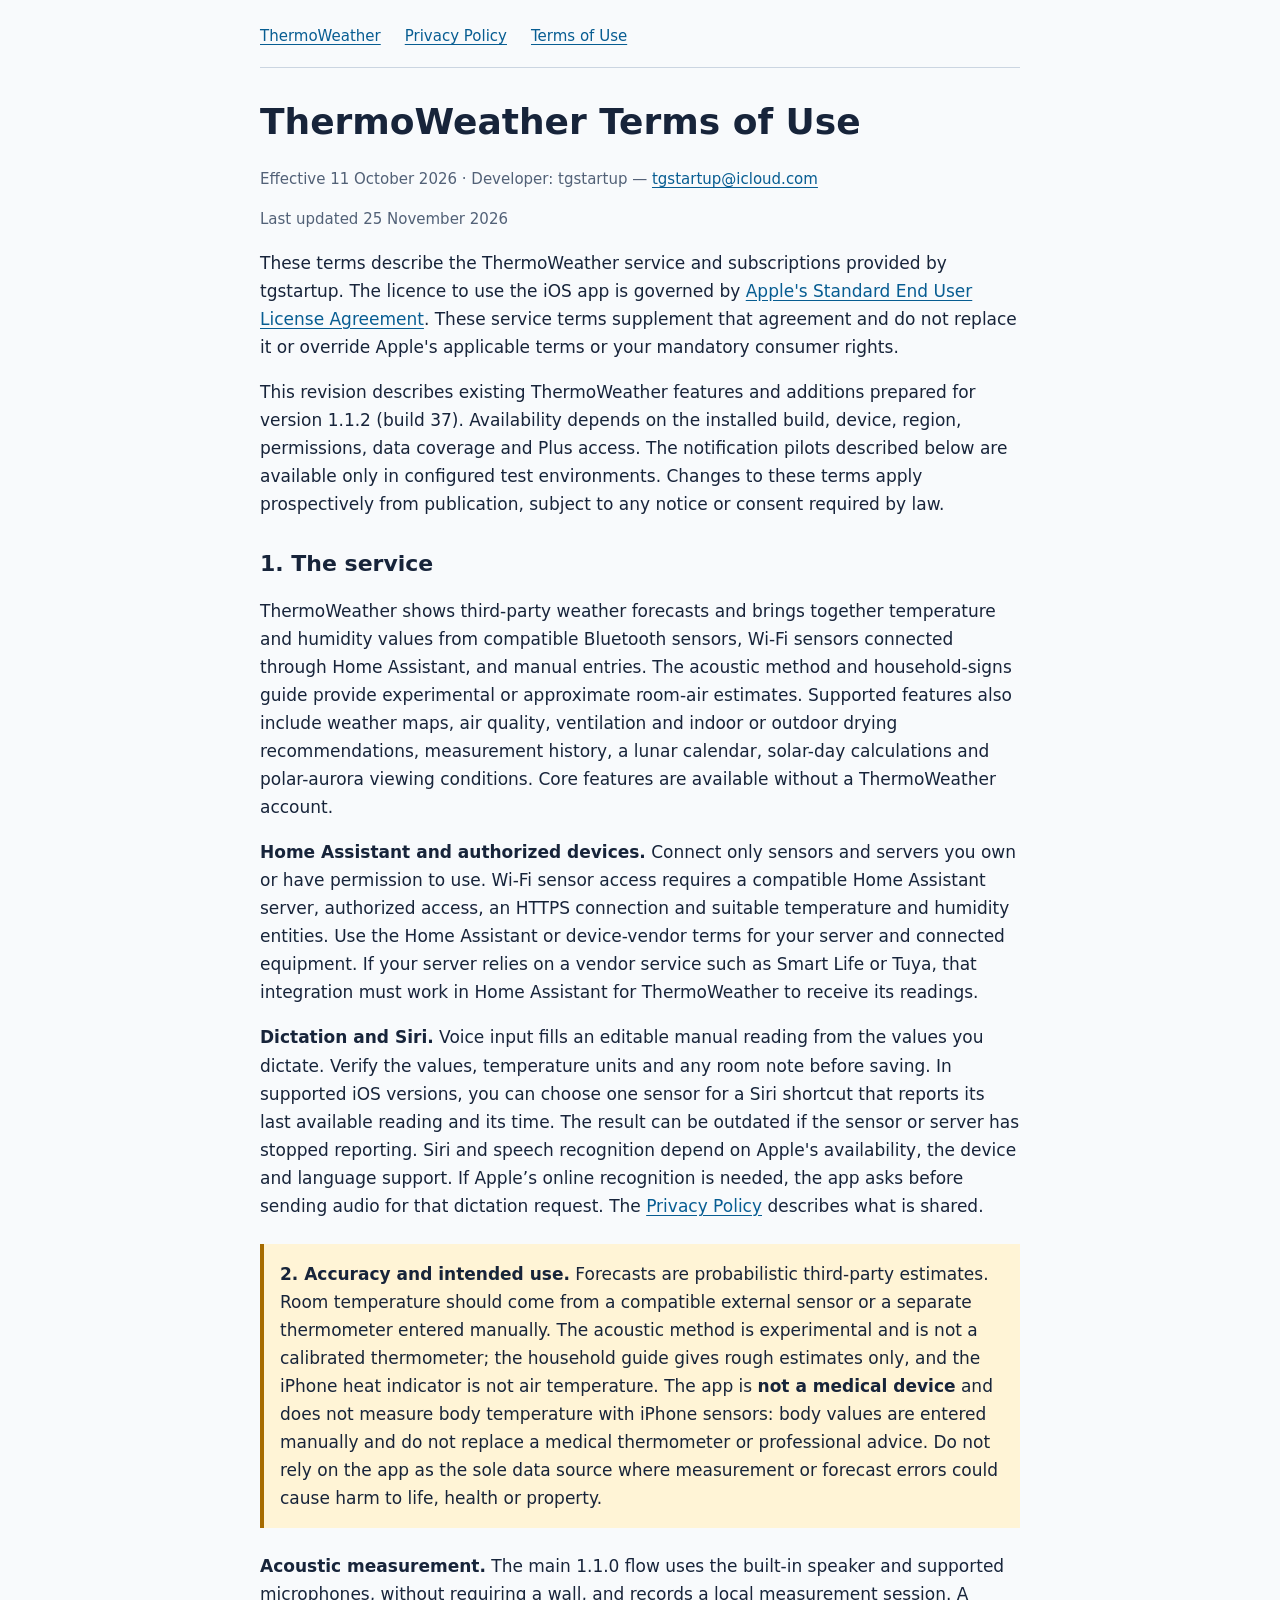
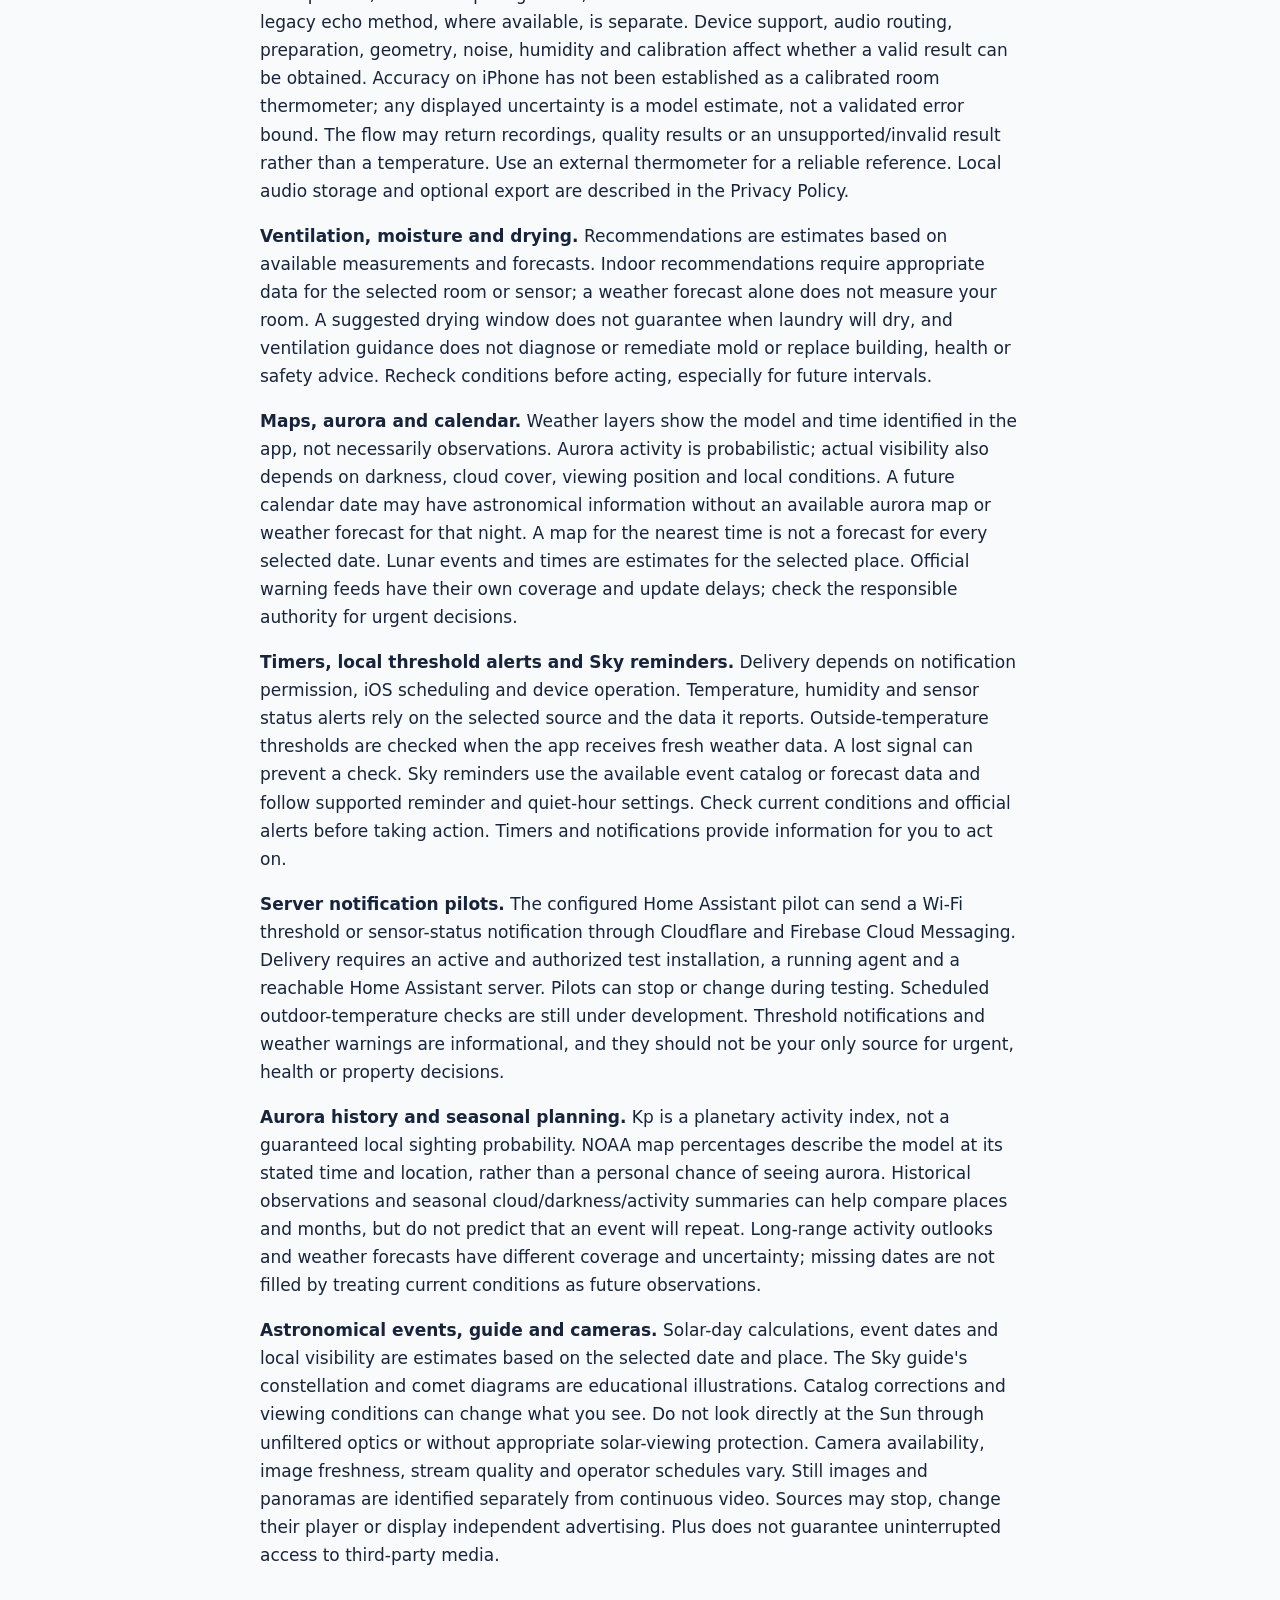
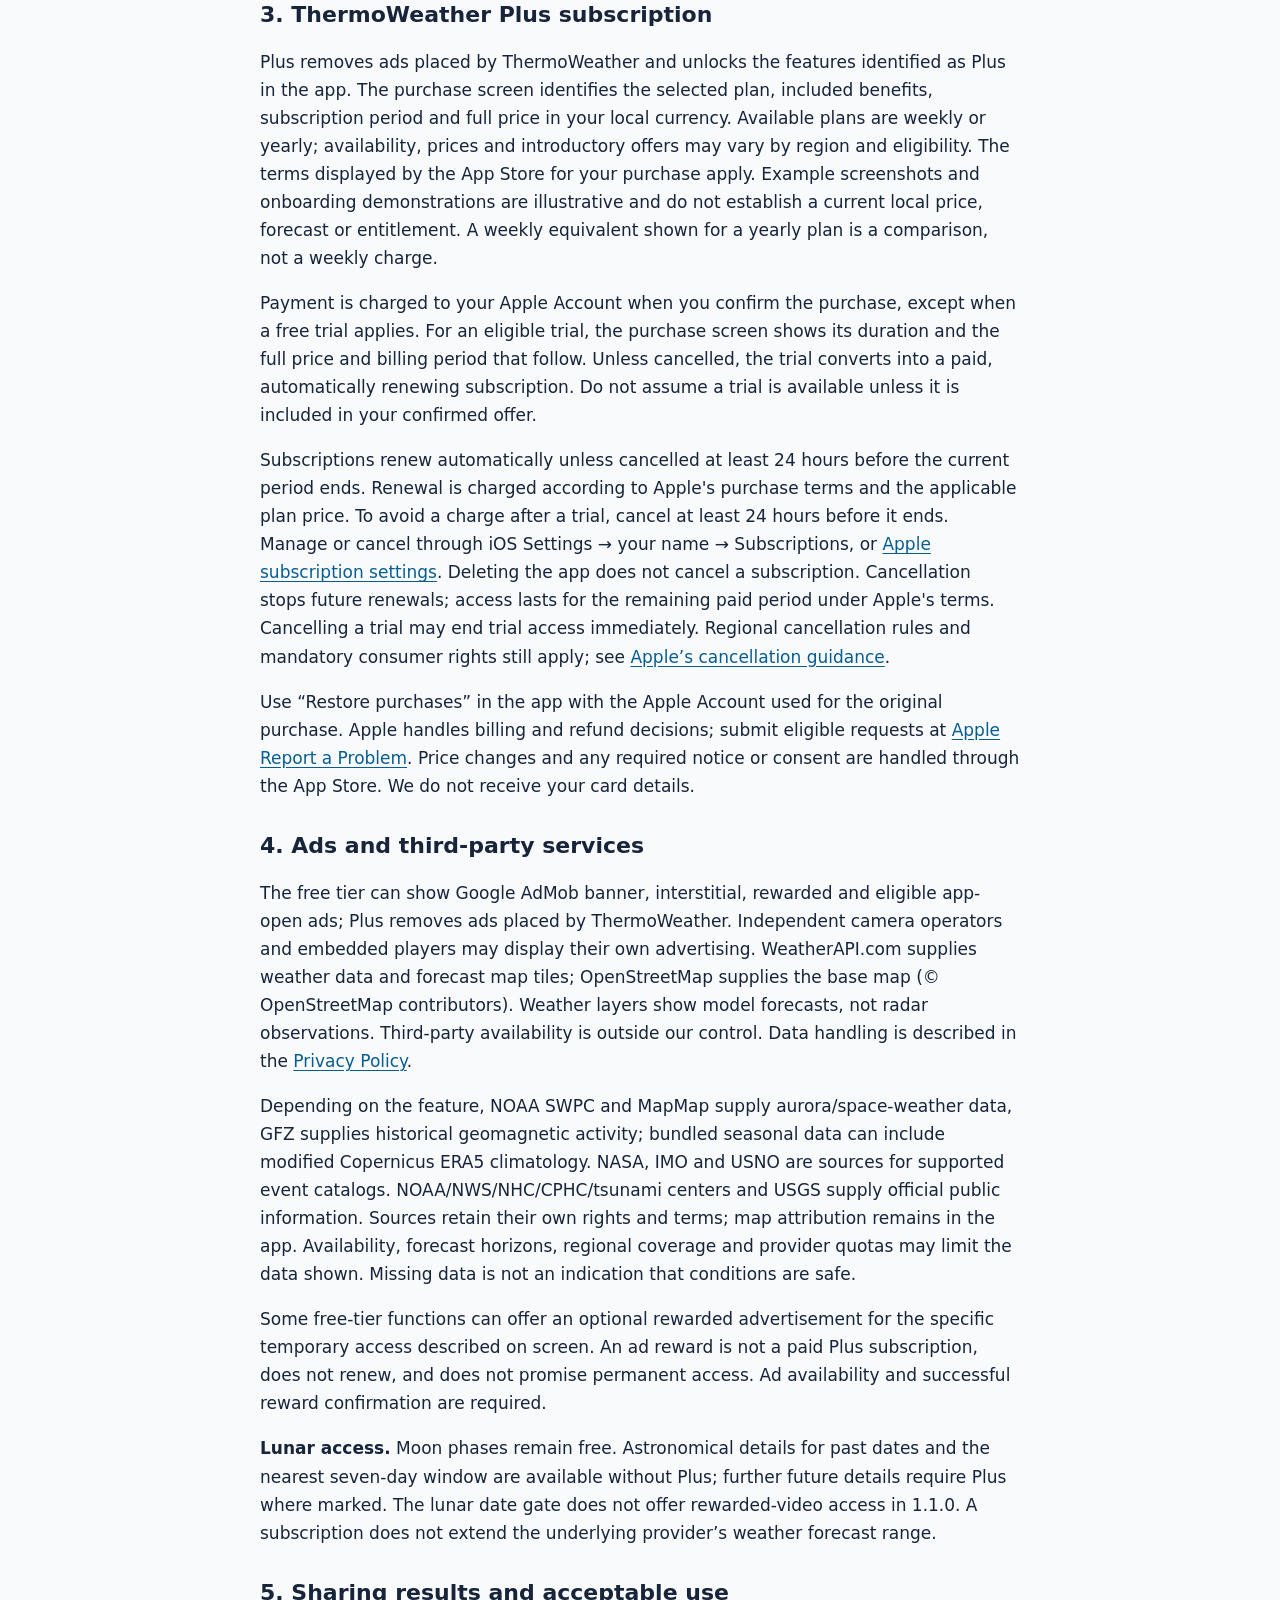
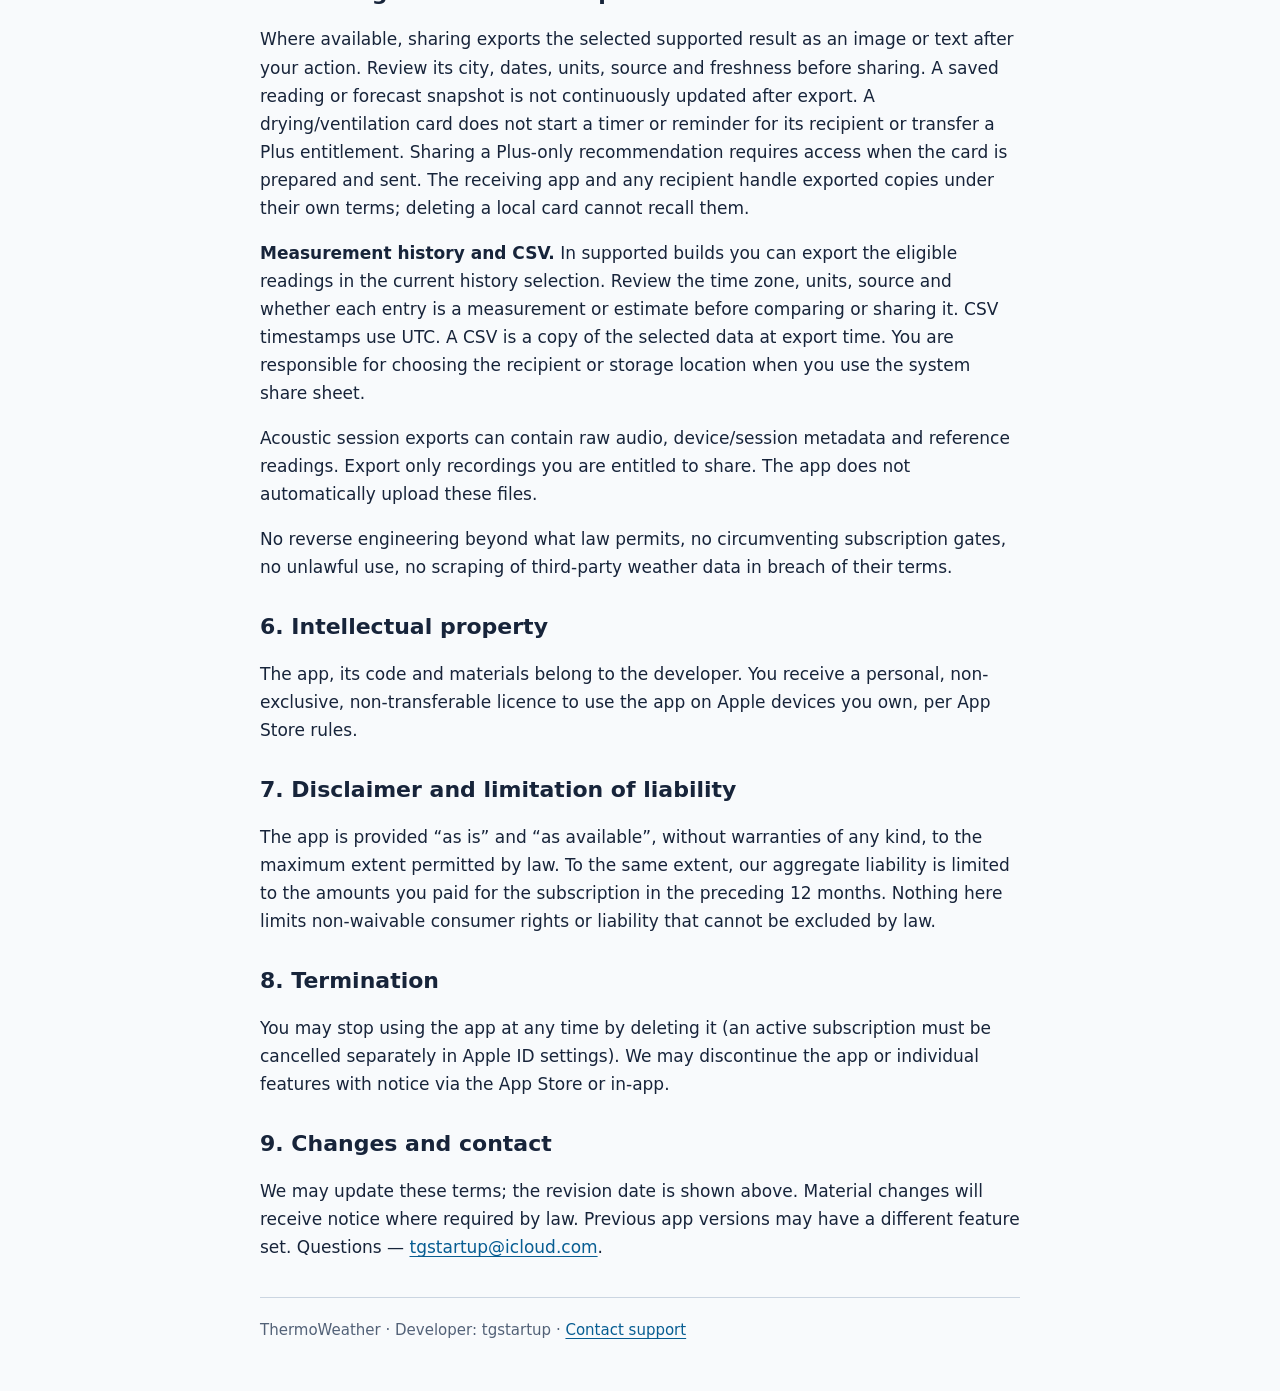
<file: terms_of_use.html>
<!DOCTYPE html>
<html lang="en">
<head>
<meta charset="utf-8">
<meta name="viewport" content="width=device-width,initial-scale=1">
<meta name="description" content="ThermoWeather Terms of Use for the ThermoWeather iOS app.">
<meta name="referrer" content="strict-origin-when-cross-origin">
<title>ThermoWeather Terms of Use</title>
<link rel="canonical" href="https://mig4486.github.io/thermoweather-legal/terms_of_use.html">
<style>*{box-sizing:border-box}html{color-scheme:light dark}body{font-family:system-ui,-apple-system,BlinkMacSystemFont,"Segoe UI",sans-serif;max-width:800px;margin:0 auto;padding:24px 20px 48px;line-height:1.65;font-size:17px;color:#17243a;background:#f8fafc;overflow-wrap:anywhere}header,footer{font-size:15px}header{border-bottom:1px solid #cbd5e1;padding-bottom:18px}nav{display:flex;flex-wrap:wrap;gap:12px 24px}a{color:#075d92;text-underline-offset:3px}a:focus-visible{outline:3px solid #075d92;outline-offset:4px}h1{font-size:clamp(26px,6vw,36px);line-height:1.2;margin-top:32px}h2{font-size:22px;line-height:1.3;margin-top:32px}h3{font-size:19px}.meta{font-size:15px;color:#526177}.warn{padding:16px;border-left:4px solid #a66b00;background:#fff4d6;margin:24px 0}footer{border-top:1px solid #cbd5e1;margin-top:36px;padding-top:20px;color:#526177}li{margin:12px 0}@media(prefers-color-scheme:dark){body{background:#0b1220;color:#f4f7fb}a{color:#7fd4ff}.meta,footer{color:#aab8ca}header,footer{border-color:#38485f}.warn{background:#302b22;border-color:#ffc24b}a:focus-visible{outline-color:#7fd4ff}}@media print{body{max-width:none;background:#fff;color:#000;font-size:11pt}header,footer{display:none}a{color:inherit}h2{break-after:avoid}}</style>
</head>
<body>
<header><nav aria-label="Legal documents"><a href="./">ThermoWeather</a><a href="privacy_policy.html">Privacy Policy</a><a href="terms_of_use.html">Terms of Use</a></nav></header>
<main>
<h1>ThermoWeather Terms of Use</h1>
<p class="meta">Effective 11 October 2026 · Developer: tgstartup — <a href="mailto:tgstartup@icloud.com">tgstartup@icloud.com</a></p>
<p class="meta">Last updated 25 November 2026</p>

<p>These terms describe the ThermoWeather service and subscriptions provided by
tgstartup. The licence to use the iOS app is governed by
<a href="https://www.apple.com/legal/internet-services/itunes/dev/stdeula/">Apple's Standard End User License Agreement</a>.
These service terms supplement that agreement and do not replace it or override
Apple's applicable terms or your mandatory consumer rights.</p>

<p>This revision describes existing ThermoWeather features and additions prepared for
version 1.1.2 (build 37). Availability depends on the installed build, device, region,
permissions, data coverage and Plus access. The notification pilots described below
are available only in configured test environments. Changes to these terms apply
prospectively from publication, subject to any notice or consent required by law.</p>

<h2>1. The service</h2>
<p>ThermoWeather shows third-party weather forecasts and brings together temperature and humidity
values from compatible Bluetooth sensors, Wi-Fi sensors connected through Home Assistant,
and manual entries. The acoustic method and household-signs guide provide experimental or
approximate room-air estimates. Supported features also include weather maps, air quality,
ventilation and indoor or outdoor drying recommendations, measurement history, a lunar calendar,
solar-day calculations and polar-aurora viewing conditions. Core features are available without
a ThermoWeather account.</p>
<p><b>Home Assistant and authorized devices.</b> Connect only sensors and servers you own or
have permission to use. Wi-Fi sensor access requires a compatible Home Assistant server,
authorized access, an HTTPS connection and suitable temperature and humidity entities.
Use the Home Assistant or device-vendor terms for your server and connected equipment.
If your server relies on a vendor service such as Smart Life or Tuya, that integration must
work in Home Assistant for ThermoWeather to receive its readings.</p>
<p><b>Dictation and Siri.</b> Voice input fills an editable manual reading from the
values you dictate. Verify the values, temperature units and any room note before saving.
In supported iOS versions, you can choose one sensor for a Siri shortcut that reports its last
available reading and its time. The result can be outdated if the sensor or server has stopped
reporting. Siri and speech recognition depend on Apple's availability, the device and language
support. If Apple’s online recognition is needed, the app asks before sending audio for that
dictation request. The <a href="privacy_policy.html">Privacy Policy</a> describes what is shared.</p>

<div class="warn">
<b>2. Accuracy and intended use.</b> Forecasts are probabilistic third-party estimates. Room
temperature should come from a compatible external sensor or a separate thermometer entered manually. The
acoustic method is experimental and is not a calibrated thermometer; the household guide gives rough estimates
only, and the iPhone heat indicator is not air temperature. The app is <b>not a medical device</b> and
does not measure body temperature with iPhone sensors: body values are entered manually and do not
replace a medical thermometer or professional advice. Do not
rely on the app as the sole data source where measurement or forecast errors could cause harm to
life, health or property.
</div>
<p><b>Acoustic measurement.</b> The main 1.1.0 flow uses the built-in speaker and supported microphones, without requiring a wall, and records a local measurement session. A legacy echo method, where available, is separate. Device support, audio routing, preparation, geometry, noise, humidity and calibration affect whether a valid result can be obtained. Accuracy on iPhone has not been established as a calibrated room thermometer; any displayed uncertainty is a model estimate, not a validated error bound. The flow may return recordings, quality results or an unsupported/invalid result rather than a temperature. Use an external thermometer for a reliable reference. Local audio storage and optional export are described in the Privacy Policy.</p>
<p><b>Ventilation, moisture and drying.</b> Recommendations are estimates based on
available measurements and forecasts. Indoor recommendations require appropriate
data for the selected room or sensor; a weather forecast alone does not measure your room. A suggested drying
window does not guarantee when laundry will dry, and ventilation guidance does not
diagnose or remediate mold or replace building, health or safety advice. Recheck
conditions before acting, especially for future intervals.</p>
<p><b>Maps, aurora and calendar.</b> Weather layers show the model and time
identified in the app, not necessarily observations. Aurora activity is probabilistic;
actual visibility also depends on darkness, cloud cover, viewing position and local
conditions. A future calendar date may have astronomical information without an
available aurora map or weather forecast for that night. A map for the nearest time
is not a forecast for every selected date. Lunar events and times are estimates for
the selected place. Official warning feeds have their own coverage and update delays;
check the responsible authority for urgent decisions.</p>
<p><b>Timers, local threshold alerts and Sky reminders.</b> Delivery depends on notification permission,
iOS scheduling and device operation. Temperature, humidity and sensor status alerts rely on the
selected source and the data it reports. Outside-temperature thresholds are checked when the app receives
fresh weather data. A lost signal can prevent a check. Sky reminders use the available event catalog
or forecast data and follow supported reminder and quiet-hour settings. Check current conditions
and official alerts before taking action. Timers and notifications provide information for you to act on.</p>
<p><b>Server notification pilots.</b> The configured Home Assistant pilot can send a Wi-Fi
threshold or sensor-status notification through Cloudflare and Firebase Cloud Messaging.
Delivery requires an active and authorized test installation, a running agent and a reachable
Home Assistant server. Pilots can stop or change during testing. Scheduled outdoor-temperature
checks are still under development. Threshold notifications and weather warnings are
informational, and they should not be your only source for urgent, health or property decisions.</p>

<p><b>Aurora history and seasonal planning.</b> Kp is a planetary activity index, not a guaranteed local sighting probability. NOAA map percentages describe the model at its stated time and location, rather than a personal chance of seeing aurora. Historical observations and seasonal cloud/darkness/activity summaries can help compare places and months, but do not predict that an event will repeat. Long-range activity outlooks and weather forecasts have different coverage and uncertainty; missing dates are not filled by treating current conditions as future observations.</p>
<p><b>Astronomical events, guide and cameras.</b> Solar-day calculations, event dates and local visibility are estimates based on the selected date and place. The Sky guide's constellation and comet diagrams are educational illustrations. Catalog corrections and viewing conditions can change what you see. Do not look directly at the Sun through unfiltered optics or without appropriate solar-viewing protection. Camera availability, image freshness, stream quality and operator schedules vary. Still images and panoramas are identified separately from continuous video. Sources may stop, change their player or display independent advertising. Plus does not guarantee uninterrupted access to third-party media.</p>
<h2>3. ThermoWeather Plus subscription</h2>
<p>Plus removes ads placed by ThermoWeather and unlocks the features identified as Plus in the app.
The purchase screen identifies the selected plan, included benefits, subscription
period and full price in your local currency. Available plans are weekly or yearly;
availability, prices and introductory offers may vary by region and eligibility.
The terms displayed by the App Store for your purchase apply. Example screenshots and onboarding demonstrations are illustrative and do not establish a current local price, forecast or entitlement. A weekly equivalent
shown for a yearly plan is a comparison, not a weekly charge.</p>
<p>Payment is charged to your Apple Account when you confirm the purchase, except
when a free trial applies. For an eligible trial, the purchase screen shows its
duration and the full price and billing period that follow. Unless cancelled,
the trial converts into a paid, automatically renewing subscription. Do not assume
a trial is available unless it is included in your confirmed offer.</p>
<p>Subscriptions renew automatically unless cancelled at least 24 hours before the
current period ends. Renewal is charged according to Apple's purchase terms and the
applicable plan price. To avoid a charge after a trial, cancel at least 24 hours before
it ends. Manage or cancel through iOS Settings → your name → Subscriptions, or
<a href="https://apps.apple.com/account/subscriptions">Apple subscription settings</a>.
Deleting the app does not cancel a subscription. Cancellation stops future renewals;
access lasts for the remaining paid period under Apple's terms. Cancelling a trial
may end trial access immediately. Regional cancellation rules and mandatory consumer rights still apply; see <a href="https://support.apple.com/en-us/118428">Apple’s cancellation guidance</a>.</p>
<p>Use “Restore purchases” in the app with the Apple Account used for the original
purchase. Apple handles billing and refund decisions; submit eligible requests at
<a href="https://reportaproblem.apple.com/">Apple Report a Problem</a>.
Price changes and any required notice or consent are handled through the App Store.
We do not receive your card details.</p>

<h2>4. Ads and third-party services</h2>
<p>The free tier can show Google AdMob banner, interstitial, rewarded and eligible app-open ads; Plus removes ads placed by ThermoWeather. Independent camera operators and embedded players may display their own advertising. WeatherAPI.com supplies weather data and forecast map tiles; OpenStreetMap supplies the base map
(© OpenStreetMap contributors). Weather layers show model forecasts, not radar observations.
Third-party availability is outside our control. Data handling is described
in the <a href="https://mig4486.github.io/thermoweather-legal/privacy_policy.html">Privacy Policy</a>.</p>
<p>Depending on the feature, NOAA SWPC and MapMap supply aurora/space-weather data,
GFZ supplies historical geomagnetic activity; bundled seasonal data can include modified Copernicus ERA5 climatology. NASA, IMO and USNO are sources for supported event catalogs. NOAA/NWS/NHC/CPHC/tsunami centers and USGS supply official public information.
Sources retain their own rights and terms; map attribution remains in the app.
Availability, forecast horizons, regional coverage and provider quotas may limit
the data shown. Missing data is not an indication that conditions are safe.</p>
<p>Some free-tier functions can offer an optional rewarded advertisement for the
specific temporary access described on screen. An ad reward is not a paid Plus
subscription, does not renew, and does not promise permanent access. Ad availability
and successful reward confirmation are required.</p>

<p><b>Lunar access.</b> Moon phases remain free. Astronomical details for past dates and the nearest seven-day window are available without Plus; further future details require Plus where marked. The lunar date gate does not offer rewarded-video access in 1.1.0. A subscription does not extend the underlying provider’s weather forecast range.</p>
<h2>5. Sharing results and acceptable use</h2>
<p>Where available, sharing exports the selected supported result as an image or
text after your action. Review its city, dates, units, source and freshness before
sharing. A saved reading or forecast snapshot is not continuously updated after
export. A drying/ventilation card does not start a timer or reminder for its recipient
or transfer a Plus entitlement. Sharing a Plus-only recommendation requires access
when the card is prepared and sent. The receiving app and any recipient handle
exported copies under their own terms; deleting a local card cannot recall them.</p>
<p><b>Measurement history and CSV.</b> In supported builds you can export the eligible
readings in the current history selection. Review the time zone, units, source and whether
each entry is a measurement or estimate before comparing or sharing it. CSV timestamps
use UTC. A CSV is a copy of the selected data at export time. You are responsible for
choosing the recipient or storage location when you use the system share sheet.</p>
<p>Acoustic session exports can contain raw audio, device/session metadata and reference readings. Export only recordings you are entitled to share. The app does not automatically upload these files.</p>
<p>No reverse engineering beyond what law permits, no circumventing subscription gates, no unlawful
use, no scraping of third-party weather data in breach of their terms.</p>

<h2>6. Intellectual property</h2>
<p>The app, its code and materials belong to the developer. You receive a personal, non-exclusive,
non-transferable licence to use the app on Apple devices you own, per App Store rules.</p>

<h2>7. Disclaimer and limitation of liability</h2>
<p>The app is provided “as is” and “as available”, without warranties of any kind, to the maximum
extent permitted by law. To the same extent, our aggregate liability is limited to the amounts you
paid for the subscription in the preceding 12 months. Nothing here limits non-waivable consumer
rights or liability that cannot be excluded by law.</p>

<h2>8. Termination</h2>
<p>You may stop using the app at any time by deleting it (an active subscription must be cancelled
separately in Apple ID settings). We may discontinue the app or individual features with notice via
the App Store or in-app.</p>

<h2>9. Changes and contact</h2>
<p>We may update these terms; the revision date is shown above. Material changes will receive notice where required by law. Previous app versions may have a different feature set. Questions —
<a href="mailto:tgstartup@icloud.com">tgstartup@icloud.com</a>.</p>
</main>
<footer>ThermoWeather · Developer: tgstartup · <a href="mailto:tgstartup@icloud.com">Contact support</a></footer>
</body>
</html>
</file>
<file: tuner/styles.css>
*{box-sizing:border-box}html{color-scheme:light dark}body{margin:0;background:#f5f5ef;color:#202b26;font-family:system-ui,-apple-system,BlinkMacSystemFont,"Segoe UI",sans-serif;line-height:1.65;overflow-wrap:anywhere}main,header,footer{max-width:820px;margin:auto;padding:24px}header{border-bottom:1px solid #dadfd6}header .brand{display:flex;align-items:center;gap:12px;font-weight:650;text-decoration:none;color:inherit}header img{width:40px;height:40px;border-radius:10px}nav{display:flex;flex-wrap:wrap;gap:8px 20px;margin-top:18px}a{color:#315e46;text-underline-offset:4px}a:focus-visible{outline:3px solid #315e46;outline-offset:4px}h1{font-size:clamp(28px,5vw,38px);line-height:1.2;margin:12px 0 20px}h2{font-size:23px;line-height:1.35;margin:32px 0 12px}p,li{font-size:17px}li{margin:8px 0}.meta,footer{color:#657069;font-size:14px}.card{padding:20px;background:#e5eddf;border-radius:22px;margin:24px 0}.links{display:grid;gap:16px;grid-template-columns:repeat(auto-fit,minmax(210px,1fr))}.links a{display:block;padding:20px;background:#fffefa;border:1px solid #dadfd6;border-radius:16px;text-decoration:none;font-weight:600}footer{border-top:1px solid #dadfd6;margin-top:32px}ul{padding-left:24px}@media(prefers-color-scheme:dark){body{background:#14201b;color:#edf4ee}header,footer{border-color:#3c4c42}a{color:#b8dcc3}.meta,footer{color:#bcc9c0}.card{background:#253d2e}.links a{background:#1d2e24;border-color:#3c4c42}a:focus-visible{outline-color:#b8dcc3}}@media print{body{background:white;color:black}header,footer{display:none}main{max-width:none;padding:0}a{color:inherit}.card{border:1px solid #777;background:white}h2{break-after:avoid}}
</file>
